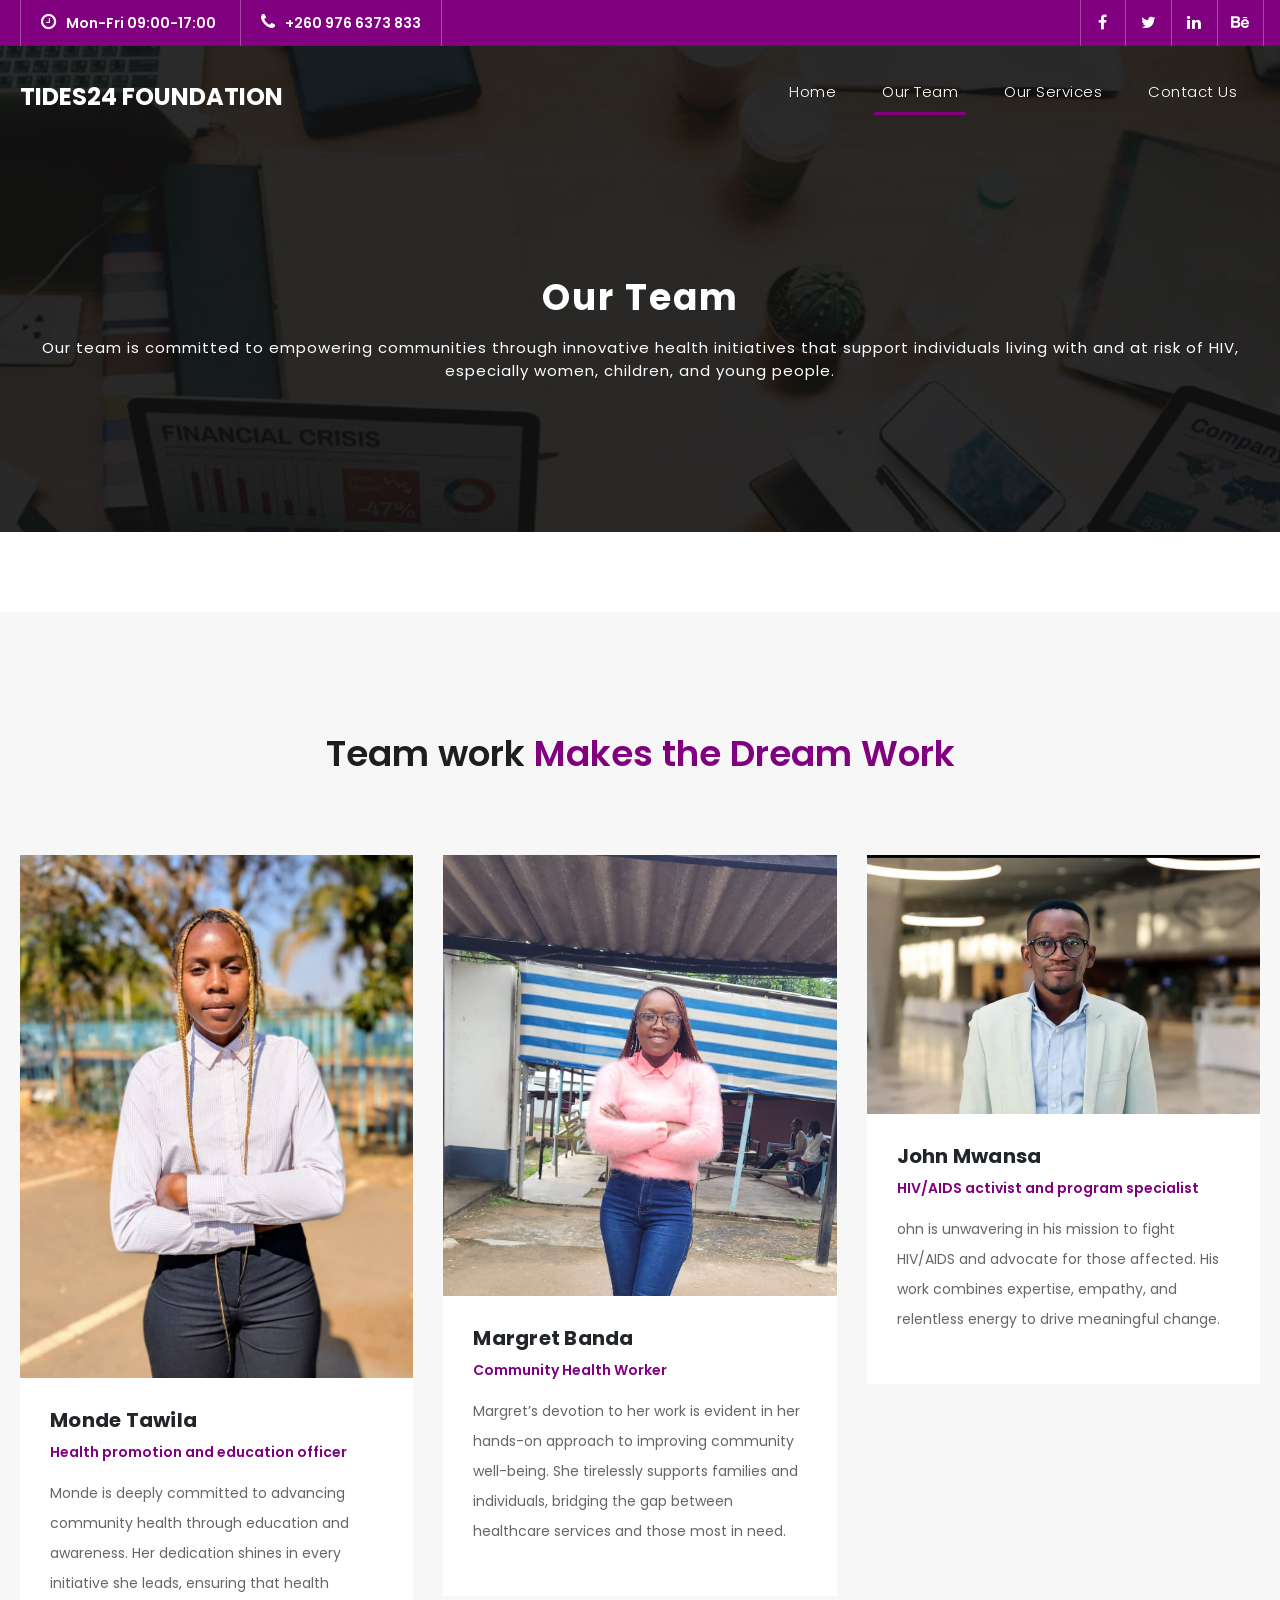
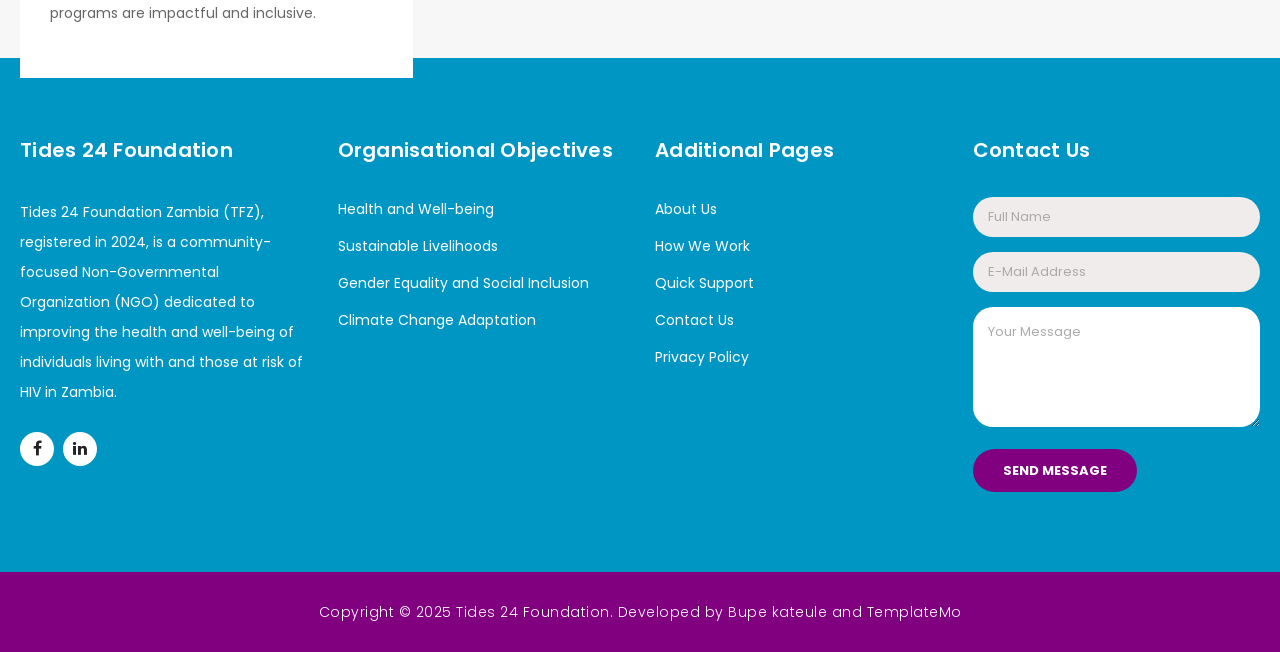
<file: about.html>
<!DOCTYPE html>
<html lang="en">

  <head>

    <meta charset="utf-8">
    <meta name="viewport" content="width=device-width, initial-scale=1, shrink-to-fit=no">
    <meta name="description" content="">
    <meta name="author" content="TemplateMo">
    <link href="https://fonts.googleapis.com/css?family=Poppins:100,200,300,400,500,600,700,800,900&display=swap" rel="stylesheet">

    <title>Tides 24 Foundation</title>

    <!-- Bootstrap core CSS -->
    <link href="vendor/bootstrap/css/bootstrap.min.css" rel="stylesheet">

    <!-- Additional CSS Files -->
    <link rel="stylesheet" href="assets/css/fontawesome.css">
    <link rel="stylesheet" href="assets/css/templatemo-finance-business.css">
    <link rel="stylesheet" href="assets/css/owl.css">
<!--

Finance Business TemplateMo

https://templatemo.com/tm-545-finance-business

-->
  </head>

  <body>

    <!-- ***** Preloader Start ***** -->
    <div id="preloader">
        <div class="jumper">
            <div></div>
            <div></div>
            <div></div>
        </div>
    </div>  
    <!-- ***** Preloader End ***** -->

    <!-- Header -->
    <div class="sub-header">
      <div class="container">
        <div class="row">
          <div class="col-md-8 col-xs-12">
            <ul class="left-info">
              <li><a href="#"><i class="fa fa-clock-o"></i>Mon-Fri 09:00-17:00</a></li>
              <li><a href="#"><i class="fa fa-phone"></i>+260 976 6373 833</a></li>
            </ul>
          </div>
          <div class="col-md-4">
            <ul class="right-icons">
              <li><a href="#"><i class="fa fa-facebook"></i></a></li>
              <li><a href="#"><i class="fa fa-twitter"></i></a></li>
              <li><a href="#"><i class="fa fa-linkedin"></i></a></li>
              <li><a href="#"><i class="fa fa-behance"></i></a></li>
            </ul>
          </div>
        </div>
      </div>
    </div>
    
  
    <header class="">
      <nav class="navbar navbar-expand-lg">
        <div class="container">
          <a class="navbar-brand" href="index.html"><h2>Tides24 Foundation</h2></a>
          <button class="navbar-toggler" type="button" data-toggle="collapse" data-target="#navbarResponsive" aria-controls="navbarResponsive" aria-expanded="false" aria-label="Toggle navigation">
            <span class="navbar-toggler-icon"></span>
          </button>
          <div class="collapse navbar-collapse" id="navbarResponsive">
            <ul class="navbar-nav ml-auto">
              <li class="nav-item ">
                <a class="nav-link" href="index.html">Home
                 
                </a>
              </li>
              <li  class="nav-item active ">
                <a class="nav-link" href="about.html">Our Team </a>
                  <span class="sr-only">(current)</span>
              </li>
              <li class="nav-item ">
                <a class="nav-link" href="services.html">Our Services</a>
                 
              </li>
              <!-- <li class="nav-item">
                <a class="nav-link" href="contact.html">Contact Us</a>
              </li> -->
              <li class="nav-item">
                <a class="nav-link" href="contact.html">Contact Us</a>
              </li>
            </ul>
          </div>
        </div>
      </nav>
    </header>

    <!-- Page Content -->
    <div class="page-heading header-text">
      <div class="container">
        <div class="row">
          <div class="col-md-12">
            <h1>Our Team</h1>
            <span style="text-transform: none;">
              Our team is committed to empowering communities through innovative health initiatives that support individuals living with and at risk of HIV, especially women, children, and young people.
            </span>
          </div>
        </div>
      </div>
    </div>

    

    <div class="team">
      <div class="container">
        <div class="row">
          <div class="col-md-12">
            <div class="section-heading">
              <h2>Team work <em>Makes the Dream Work</em></h2>
              
            </div>
          </div>
          <div class="col-md-4">
            <div class="team-item">
              <img src="assets/images/monde.jpeg" alt="">
              <div class="down-content">
                <h4>Monde Tawila</h4>
                <span>Health promotion and education officer</span>
                <p>  
Monde is deeply committed to advancing community health through education and awareness. Her dedication shines in every initiative she leads, ensuring that health programs are impactful and inclusive.</p>
              </div>
            </div>
          </div>
          <div class="col-md-4">
            <div class="team-item">
              <img src="assets/images/Margret Banda.jpeg" alt="">
              <div class="down-content">
                <h4>Margret Banda </h4>
                <span>Community Health Worker</span>
                <p>Margret’s devotion to her work is evident in her hands-on approach to improving community well-being. She tirelessly supports families and individuals, bridging the gap between healthcare services and those most in need. </p>
              </div>
            </div>
          </div>
          <div class="col-md-4">
            <div class="team-item">
              <img src="assets/images/john.jpeg" alt="">
              <div class="down-content">
                <h4>John Mwansa</h4>
                <span>HIV/AIDS activist and program specialist</span>
                <p>ohn is unwavering in his mission to fight HIV/AIDS and advocate for those affected. His work combines expertise, empathy, and relentless energy to drive meaningful change. </p>
              </div>
            </div>
          </div>
        </div>
      </div>
    </div>


    

   

    <!-- Footer Starts Here -->
    <footer>
      <div class="container">
        <div class="row">
          <div class="col-md-3 footer-item">
            <h4>Tides 24 Foundation</h4>
            <p>Tides 24 Foundation Zambia (TFZ), registered in 2024, is a community-focused Non-Governmental Organization (NGO) dedicated to improving the health and well-being of individuals living with and those at risk of HIV in Zambia. </p>
            <ul class="social-icons">
              <li><a rel="nofollow" href="https://fb.com/templatemo" target="_blank"><i class="fa fa-facebook"></i></a></li>
              <li><a href="#"><i class="fa fa-linkedin"></i></a></li>
             
            </ul>
          </div>
          <div class="col-md-3 footer-item">
            <h4>Organisational Objectives </h4>
            <ul class="menu-list">
              <li><a href="https://web.facebook.com/profile.php?id=61575673955235">Health and Well-being</a></li>
              <li><a href="https://web.facebook.com/profile.php?id=61575673955235">Sustainable Livelihoods</a></li>
              <li><a href="https://web.facebook.com/profile.php?id=61575673955235">Gender Equality and Social Inclusion</a></li>
              <li><a href="https://web.facebook.com/profile.php?id=61575673955235">Climate Change Adaptation</a></li>
             
            </ul>
          </div>
          <div class="col-md-3 footer-item">
            <h4>Additional Pages</h4>
            <ul class="menu-list">
              <li><a href="#">About Us</a></li>
              <li><a href="#">How We Work</a></li>
              <li><a href="#">Quick Support</a></li>
              <li><a href="#">Contact Us</a></li>
              <li><a href="#">Privacy Policy</a></li>
            </ul>
          </div>
          <div class="col-md-3 footer-item last-item">
            <h4>Contact Us</h4>
            <div class="contact-form">
              <form id="contact footer-contact" action="" method="post">
                <div class="row">
                  <div class="col-lg-12 col-md-12 col-sm-12">
                    <fieldset>
                      <input name="name" type="text" class="form-control" id="name" placeholder="Full Name" required="">
                    </fieldset>
                  </div>
                  <div class="col-lg-12 col-md-12 col-sm-12">
                    <fieldset>
                      <input name="email" type="text" class="form-control" id="email" pattern="[^ @]*@[^ @]*" placeholder="E-Mail Address" required="">
                    </fieldset>
                  </div>
                  <div class="col-lg-12">
                    <fieldset>
                      <textarea name="message" rows="6" class="form-control" id="message" placeholder="Your Message" required=""></textarea>
                    </fieldset>
                  </div>
                  <div class="col-lg-12">
                    <fieldset>
                      <button type="submit" id="form-submit" class="filled-button">Send Message</button>
                    </fieldset>
                  </div>
                </div>
              </form>
            </div>
          </div>
        </div>
      </div>
    </footer>
    
    <div class="sub-footer">
      <div class="container">
        <div class="row">
          <div class="col-md-12">
            <p>Copyright &copy; 2025 Tides 24 Foundation.
            
           Developed by Bupe kateule and <a rel="nofollow noopener" href="https://templatemo.com" target="_blank">TemplateMo</a></p>
          </div>
        </div>
      </div>
    </div>

    <!-- Bootstrap core JavaScript -->
    <script src="vendor/jquery/jquery.min.js"></script>
    <script src="vendor/bootstrap/js/bootstrap.bundle.min.js"></script>

    <!-- Additional Scripts -->
    <script src="assets/js/custom.js"></script>
    <script src="assets/js/owl.js"></script>
    <script src="assets/js/slick.js"></script>
    <script src="assets/js/accordions.js"></script>

    <script language = "text/Javascript"> 
      cleared[0] = cleared[1] = cleared[2] = 0; //set a cleared flag for each field
      function clearField(t){                   //declaring the array outside of the
      if(! cleared[t.id]){                      // function makes it static and global
          cleared[t.id] = 1;  // you could use true and false, but that's more typing
          t.value='';         // with more chance of typos
          t.style.color='#fff';
          }
      }
    </script>

  </body>
</html>
</file>
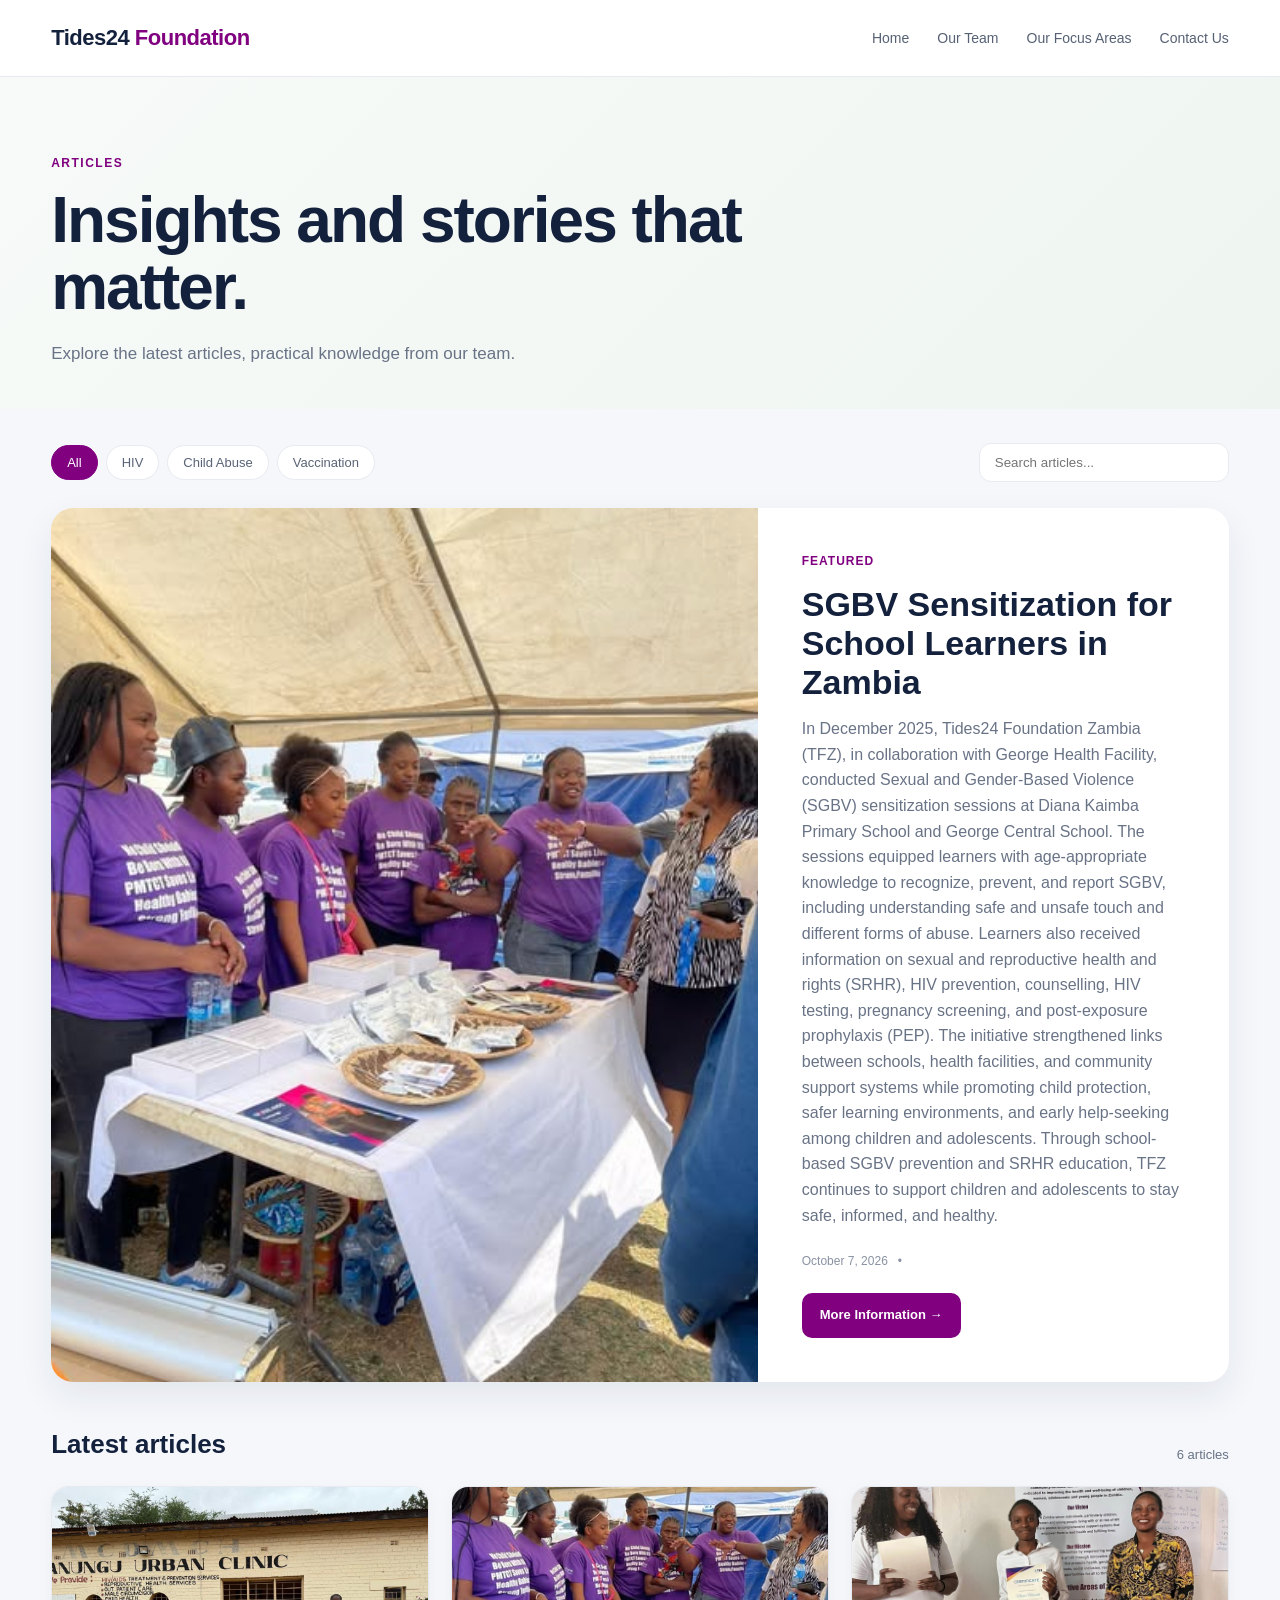
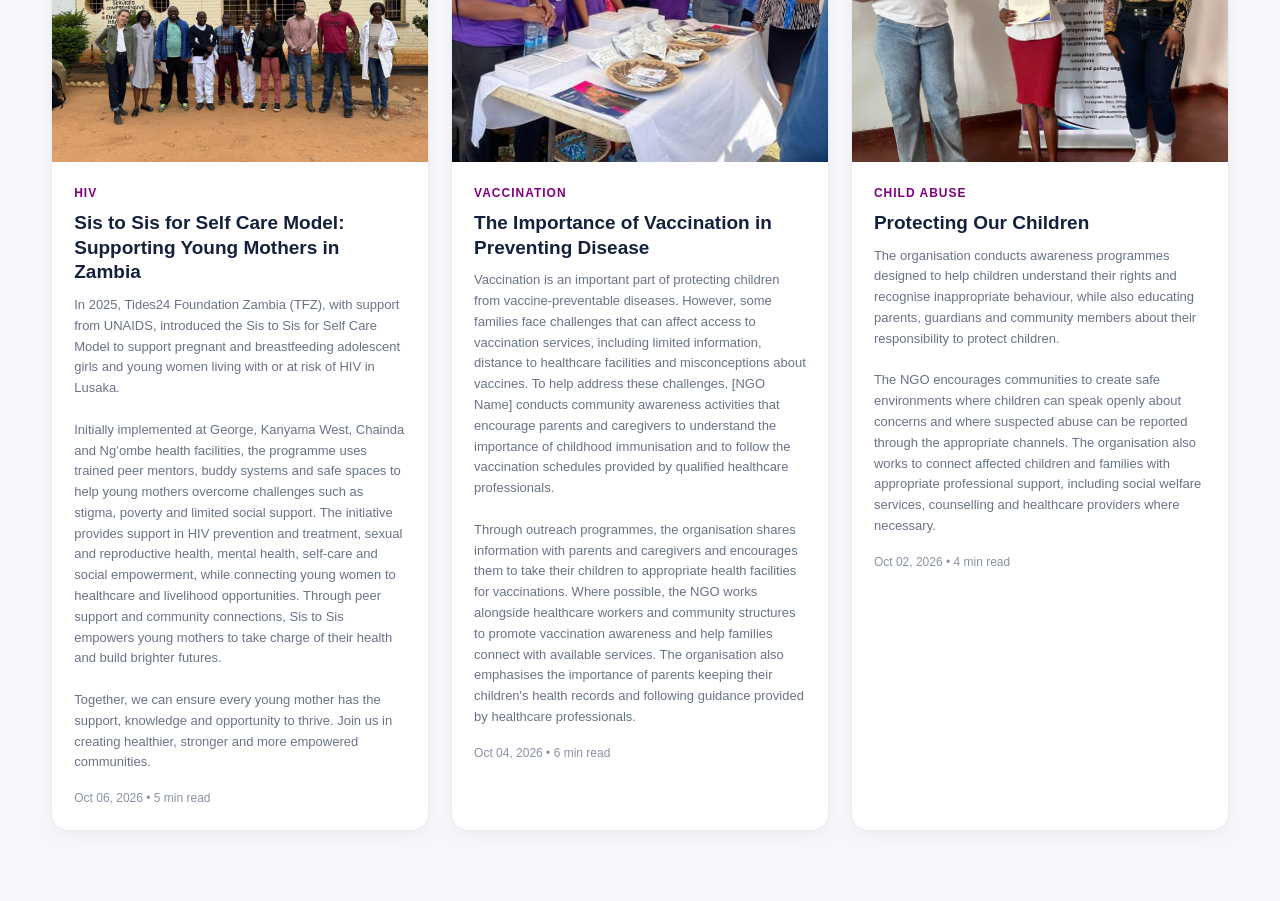
<file: articles.html>
<!DOCTYPE html>
<html lang="en">
<head>
<meta charset="UTF-8">
<meta name="viewport" content="width=device-width, initial-scale=1.0">
<title>InsightHub | Articles</title>
<style>
:root{
  --ink:#14213d;
  --muted:#697386;
  --surface:#f5f7fb;
  --card:#ffffff;
  --line:#e7eaf0;
  --accent:purple;
  --accent2:purple;
  --shadow:0 14px 35px rgba(20,33,61,.08);
}
*{box-sizing:border-box;margin:0;padding:0}
body{font-family:Inter,Segoe UI,Arial,sans-serif;background:var(--surface);color:var(--ink);line-height:1.6}
a{text-decoration:none;color:inherit}
.container{width:min(1180px,92%);margin:auto}
header{background:#fff;border-bottom:1px solid var(--line);position:sticky;top:0;z-index:20}
.nav{height:76px;display:flex;align-items:center;justify-content:space-between;gap:24px}
.logo{font-size:22px;font-weight:800;letter-spacing:-.5px}
.logo span{color:var(--accent)}
.navlinks{display:flex;gap:28px;font-size:14px;color:#566174}
.navlinks a:hover{color:var(--accent)}
.hero{padding:72px 0 42px;background:linear-gradient(135deg,#f7faf8,#eef5f1)}
.eyebrow{display:inline-block;color:var(--accent);font-weight:800;font-size:12px;letter-spacing:1.5px;text-transform:uppercase;margin-bottom:14px}
.hero h1{font-size:clamp(38px,5vw,64px);line-height:1.05;letter-spacing:-2px;max-width:760px}
.hero p{margin-top:18px;color:var(--muted);max-width:680px;font-size:17px}
.toolbar{display:flex;justify-content:space-between;align-items:center;gap:18px;margin:34px 0 26px;flex-wrap:wrap}
.categories{display:flex;gap:8px;flex-wrap:wrap}
.category{border:1px solid var(--line);background:#fff;border-radius:999px;padding:9px 15px;color:#596476;font-size:13px;cursor:pointer}
.category.active,.category:hover{background:var(--accent);border-color:var(--accent);color:#fff}
.search{background:#fff;border:1px solid var(--line);border-radius:12px;padding:11px 15px;width:250px;outline:none}
.featured{display:grid;grid-template-columns:1.2fr .8fr;background:var(--card);border-radius:22px;overflow:hidden;box-shadow:var(--shadow);margin-bottom:42px}
.featured-image{ background-image: url('./assets/images/Tides3.jpg');position:relative;overflow:hidden; background-repeat: no-repeat; background-size: cover;}
.featured-image:after{content:"";position:absolute;width:260px;height:260px;border-radius:50%;background:rgba(255,255,255,.09);right:-70px;top:-70px;box-shadow:-170px 190px 0 35px rgba(255,255,255,.06)}
.featured-content{padding:44px}
.tag{font-size:12px;font-weight:800;color:var(--accent);text-transform:uppercase;letter-spacing:1px}
.featured h2{font-size:34px;line-height:1.15;margin:14px 0}
.featured p{color:var(--muted);margin-bottom:24px}
.meta{font-size:12px;color:#8992a2;margin-bottom:22px}
.btn{display:inline-flex;padding:12px 18px;background:var(--accent);color:white;border-radius:10px;font-size:13px;font-weight:700}
.section-title{display:flex;justify-content:space-between;align-items:end;margin-bottom:20px}
.section-title h2{font-size:26px}
.section-title span{font-size:13px;color:var(--muted)}
.grid{display:grid;grid-template-columns:repeat(3,1fr);gap:22px;padding-bottom:70px}
.card{background:#fff;border:1px solid var(--line);border-radius:17px;overflow:hidden;transition:.2s;box-shadow:0 5px 18px rgba(20,33,61,.04)}
.card:hover{transform:translateY(-4px);box-shadow:var(--shadow)}
.card-image{height:275px;background-image: url('./assets/images/Tides6.jpg'); background-repeat: no-repeat; background-size: cover;background-position: center;;position:relative}
.card:nth-child(2) .card-image{ background-image: url('./assets/images/Tides3.jpg'); background-repeat: no-repeat; background-size: cover;background-position: center;}
.card:nth-child(3) .card-image{background-image: url('./assets/images/Tides4.jpg'); background-repeat: no-repeat; background-size: cover;background-position: center;}
.card:nth-child(4) .card-image{background-image: url('./assets/images/Tides5.jpg'); background-repeat: no-repeat; background-size: cover;background-position: center;}
.card:nth-child(5) .card-image{background:linear-gradient(135deg,#6c2448,#ce719a)}
.card:nth-child(6) .card-image{background:linear-gradient(135deg,#354a27,#91ae5d)}
.card-body{padding:22px}
.card h3{font-size:19px;line-height:1.3;margin:8px 0 10px}
.card p{font-size:13px;color:var(--muted)}
.card .meta{margin-top:16px;margin-bottom:0}
.no-results{text-align:center;padding:50px;color:var(--muted);display:none}
footer{background:#14213d;color:#dbe1eb;padding:30px 0;font-size:13px}
@media(max-width:800px){
  .navlinks{display:none}
  .featured{grid-template-columns:1fr}
  .featured-image{min-height:220px}
  .grid{grid-template-columns:1fr 1fr}
}
@media(max-width:560px){
  .grid{grid-template-columns:1fr}
  .search{width:100%}
  .featured-content{padding:28px}
  .hero{padding-top:48px}
}
</style>
</head>
<body>

<header>
  <div class="container nav">
    <div class="logo">Tides24 <span>Foundation</span></div>
    <nav class="navlinks">
      <a href="index.html">Home</a>
       <a href="about.html">Our Team </a>
      <a href="services.html">Our Focus Areas </a>
      <a href="contact.html">Contact Us </a>
     
    </nav>
  </div>
</header>

<section class="hero">
  <div class="container">
    <span class="eyebrow">Articles</span>
    <h1>Insights and stories that matter.</h1>
    <p>Explore the latest articles,  practical knowledge from our team.</p>
  </div>
</section>

<main class="container" id="articles">
  <div class="toolbar">
    <div class="categories">
      <button class="category active" data-category="all">All</button>
      <button class="category" data-category="HIV">HIV</button>
      <button class="category" data-category="Child Abuse">Child Abuse</button>
      <button class="category" data-category="Vaccination">Vaccination</button>
      
    </div>
    <input class="search" id="search" type="search" placeholder="Search articles...">
  </div>

  <article class="featured">
    <div class="featured-image"></div>
    <div class="featured-content">
      <div class="tag">Featured</div>
      <h2>SGBV Sensitization for School Learners in Zambia</h2>
      <p>In December 2025, Tides24 Foundation Zambia (TFZ), in collaboration with George Health Facility, conducted Sexual and Gender-Based Violence (SGBV) sensitization sessions at Diana Kaimba Primary School and George Central School.

The sessions equipped learners with age-appropriate knowledge to recognize, prevent, and report SGBV, including understanding safe and unsafe touch and different forms of abuse. Learners also received information on sexual and reproductive health and rights (SRHR), HIV prevention, counselling, HIV testing, pregnancy screening, and post-exposure prophylaxis (PEP).

The initiative strengthened links between schools, health facilities, and community support systems while promoting child protection, safer learning environments, and early help-seeking among children and adolescents.

Through school-based SGBV prevention and SRHR education, TFZ continues to support children and adolescents to stay safe, informed, and healthy.</p>
      <div class="meta">October 7, 2026 &nbsp; • &nbsp; </div>
      <a href="#" class="btn">More Information →</a>
    </div>
  </article>

  <div class="section-title">
    <h2>Latest articles</h2>
    <span id="count">6 articles</span>
  </div>

  <section class="grid" id="articleGrid">
    <article class="card" data-category="HIV">
      <div class="card-image"></div>
      <div class="card-body">
        <div class="tag">HIV</div>
        <h3>Sis to Sis for Self Care Model: Supporting Young Mothers in Zambia</h3>
        <p>In 2025, Tides24 Foundation Zambia (TFZ), with support from UNAIDS, introduced the Sis to Sis for Self Care Model to support pregnant and breastfeeding adolescent girls and young women living with or at risk of HIV in Lusaka.

<br><br>
Initially implemented at George, Kanyama West, Chainda and Ng’ombe health facilities, the programme uses trained peer mentors, buddy systems and safe spaces to help young mothers overcome challenges such as stigma, poverty and limited social support.

The initiative provides support in HIV prevention and treatment, sexual and reproductive health, mental health, self-care and social empowerment, while connecting young women to healthcare and livelihood opportunities.

Through peer support and community connections, Sis to Sis empowers young mothers to take charge of their health and build brighter futures. <br><br>

Together, we can ensure every young mother has the support, knowledge and opportunity to thrive. Join us in creating healthier, stronger and more empowered communities.</p>
        <div class="meta">Oct 06, 2026 • 5 min read</div>
      </div>
    </article>

    <article class="card" data-category="Vaccination">
      <div class="card-image"></div>
      <div class="card-body">
        <div class="tag">Vaccination</div>
        <h3>The Importance of Vaccination in Preventing Disease</h3>
        <p>Vaccination is an important part of protecting children from vaccine-preventable diseases. However, some families face challenges that can affect access to vaccination services, including limited information, distance to healthcare facilities and misconceptions about vaccines.

To help address these challenges, [NGO Name] conducts community awareness activities that encourage parents and caregivers to understand the importance of childhood immunisation and to follow the vaccination schedules provided by qualified healthcare professionals.

<br><br>
Through outreach programmes, the organisation shares information with parents and caregivers and encourages them to take their children to appropriate health facilities for vaccinations.

Where possible, the NGO works alongside healthcare workers and community structures to promote vaccination awareness and help families connect with available services.

The organisation also emphasises the importance of parents keeping their children's health records and following guidance provided by healthcare professionals.</p>
        <div class="meta">Oct 04, 2026 • 6 min read</div>
      </div>
    </article>

    <article class="card" data-category="Child Abuse">
      <div class="card-image"></div>
      <div class="card-body">
        <div class="tag">Child Abuse</div>
        <h3>Protecting Our Children</h3>
        <p>The organisation conducts awareness programmes designed to help children understand their rights and recognise inappropriate behaviour, while also educating parents, guardians and community members about their responsibility to protect children.

<br><br>
The NGO encourages communities to create safe environments where children can speak openly about concerns and where suspected abuse can be reported through the appropriate channels.

The organisation also works to connect affected children and families with appropriate professional support, including social welfare services, counselling and healthcare providers where necessary.</p>
        <div class="meta">Oct 02, 2026 • 4 min read</div>
      </div>
    </article>

 

  


  </section>

  <div class="no-results" id="noResults">No articles match your search.</div>
</main>

<!-- <footer>
  <div class="container">© 2026 InsightHub. Knowledge and insights.</div>
</footer> -->

<script>
const cards = [...document.querySelectorAll('.card')];
const buttons = [...document.querySelectorAll('.category')];
const search = document.getElementById('search');
const count = document.getElementById('count');
const noResults = document.getElementById('noResults');
let activeCategory = 'all';

function filterArticles(){
  const term = search.value.toLowerCase().trim();
  let visible = 0;

  cards.forEach(card => {
    const matchesCategory = activeCategory === 'all' || card.dataset.category === activeCategory;
    const matchesSearch = card.innerText.toLowerCase().includes(term);
    const show = matchesCategory && matchesSearch;
    card.style.display = show ? '' : 'none';
    if(show) visible++;
  });

  count.textContent = `${visible} article${visible === 1 ? '' : 's'}`;
  noResults.style.display = visible ? 'none' : 'block';
}

buttons.forEach(button => {
  button.addEventListener('click', () => {
    buttons.forEach(b => b.classList.remove('active'));
    button.classList.add('active');
    activeCategory = button.dataset.category;
    filterArticles();
  });
});

search.addEventListener('input', filterArticles);
</script>
</body>
</html>
</file>
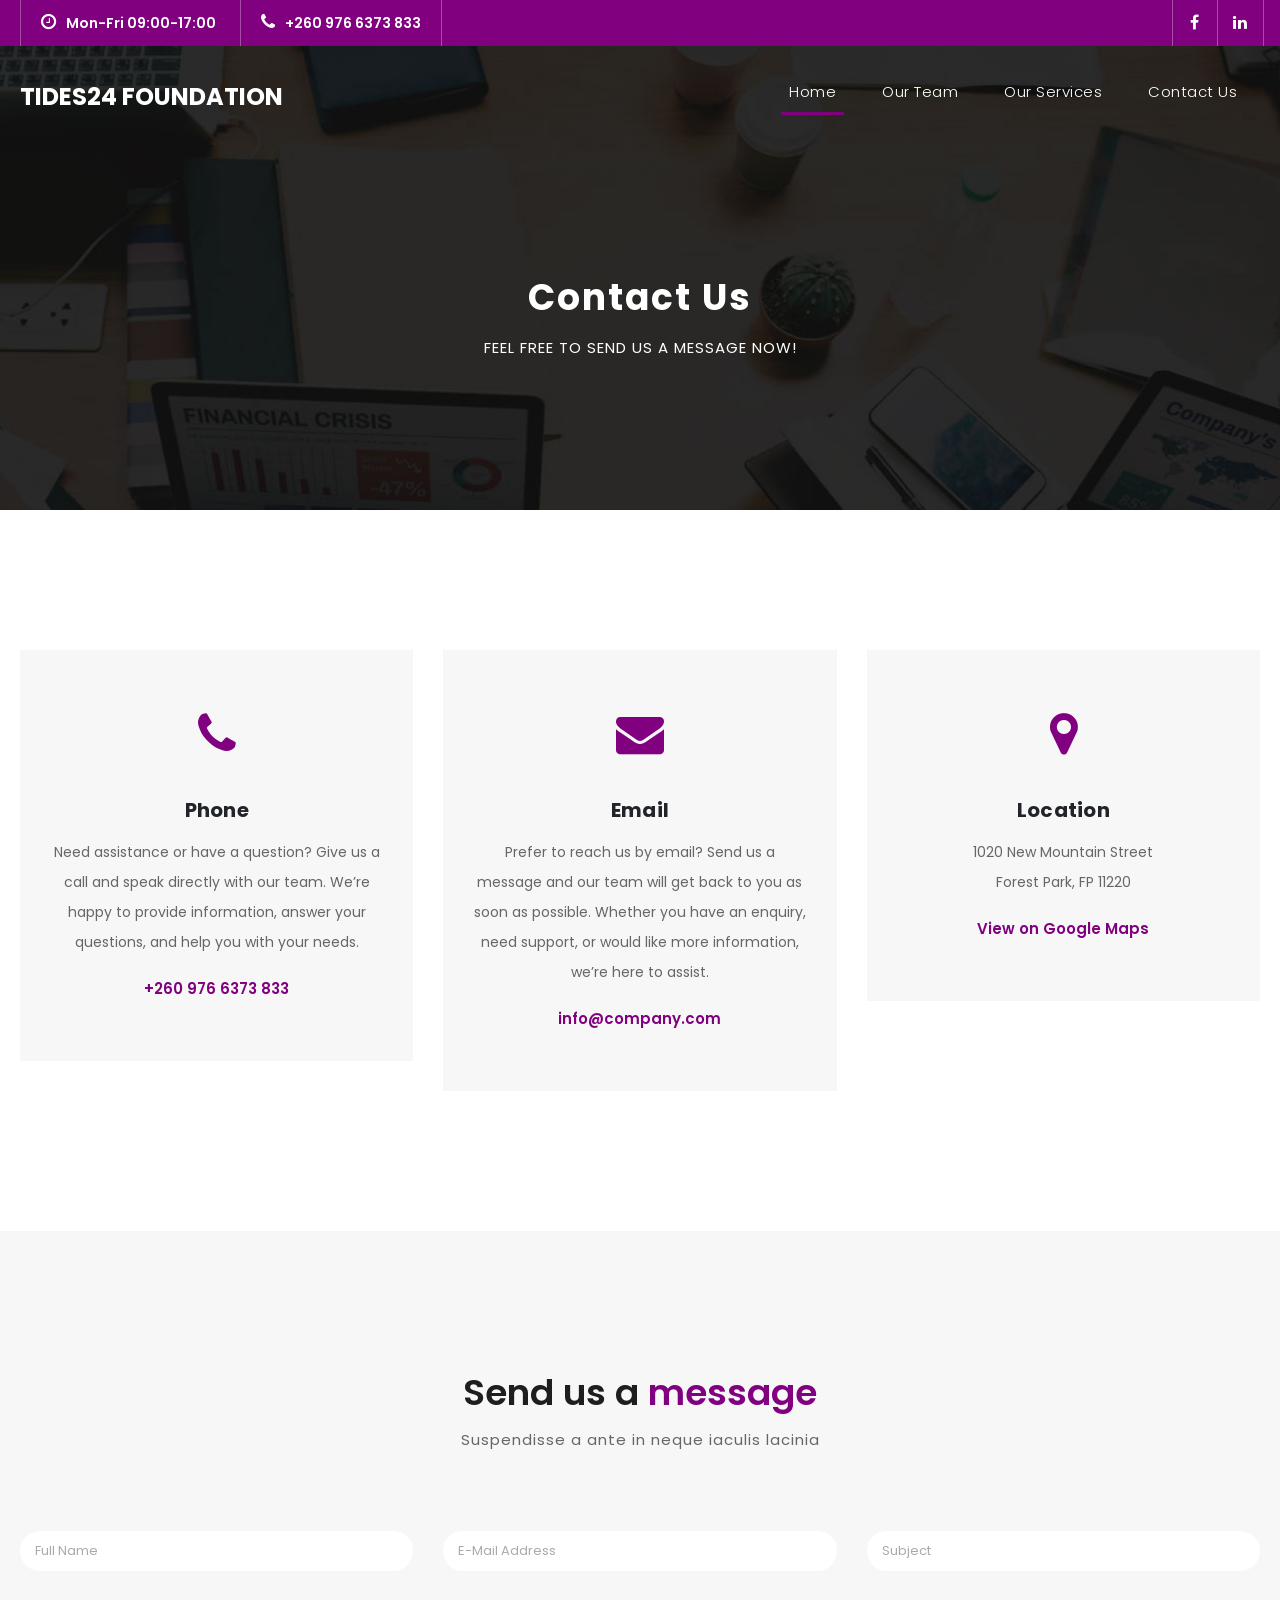
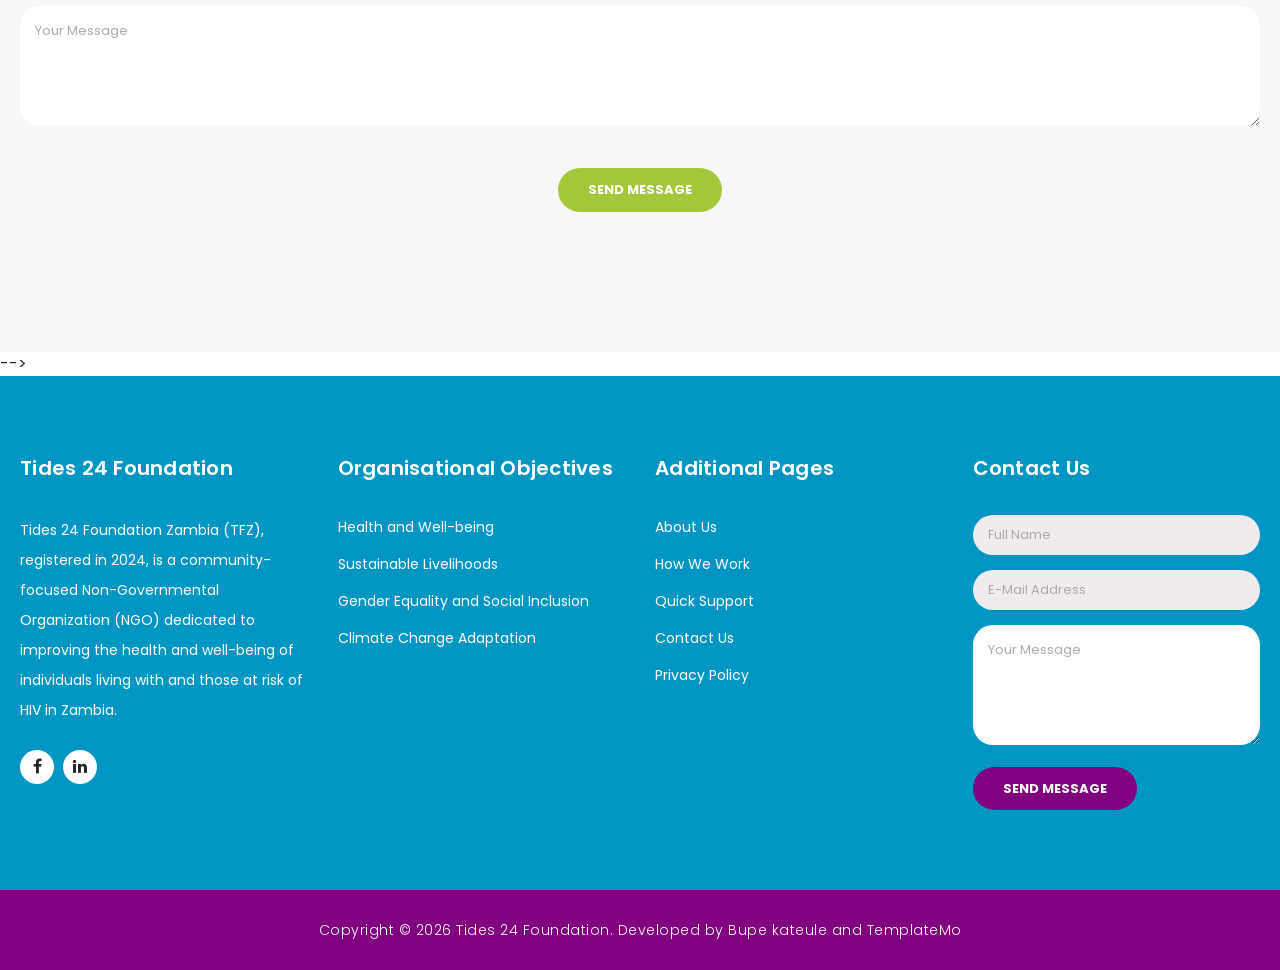
<file: contact.html>
<!DOCTYPE html>
<html lang="en">

  <head>

    <meta charset="utf-8">
    <meta name="viewport" content="width=device-width, initial-scale=1, shrink-to-fit=no">
    <meta name="description" content="">
    <meta name="author" content="TemplateMo">
    <link href="https://fonts.googleapis.com/css?family=Poppins:100,200,300,400,500,600,700,800,900&display=swap" rel="stylesheet">

    <title>Finance Business - Contact Page</title>

    <!-- Bootstrap core CSS -->
    <link href="vendor/bootstrap/css/bootstrap.min.css" rel="stylesheet">

    <!-- Additional CSS Files -->
    <link rel="stylesheet" href="assets/css/fontawesome.css">
    <link rel="stylesheet" href="assets/css/templatemo-finance-business.css">
    <link rel="stylesheet" href="assets/css/owl.css">
<!--

Finance Business TemplateMo

https://templatemo.com/tm-545-finance-business

-->
  </head>

  <body>

    <!-- ***** Preloader Start ***** -->
    <div id="preloader">
        <div class="jumper">
            <div></div>
            <div></div>
            <div></div>
        </div>
    </div>  
    <!-- ***** Preloader End ***** -->

    <!-- Header -->
    <div class="sub-header">
      <div class="container">
        <div class="row">
          <div class="col-md-8 col-xs-12">
            <ul class="left-info">
              <li><a href="#"><i class="fa fa-clock-o"></i>Mon-Fri 09:00-17:00</a></li>
              <li><a href="#"><i class="fa fa-phone"></i>+260 976 6373 833</a></li>
            </ul>
          </div>
          <div class="col-md-4">
            <ul class="right-icons">
              <li><a href="#"><i class="fa fa-facebook"></i></a></li>
              <li><a href="#"><i class="fa fa-linkedin"></i></a></li>
              
            </ul>
          </div>
        </div>
      </div>
    </div>
    
     <header class="">
      <nav class="navbar navbar-expand-lg">
        <div class="container">
          <a class="navbar-brand" href="index.html"><h2>Tides24 Foundation</h2></a>
          <button class="navbar-toggler" type="button" data-toggle="collapse" data-target="#navbarResponsive" aria-controls="navbarResponsive" aria-expanded="false" aria-label="Toggle navigation">
            <span class="navbar-toggler-icon"></span>
          </button>
          <div class="collapse navbar-collapse" id="navbarResponsive">
            <ul class="navbar-nav ml-auto">
              <li class="nav-item active">
                <a class="nav-link" href="index.html">Home
                  <span class="sr-only">(current)</span>
                </a>
              </li>
              <li  class="nav-item ">
                <a class="nav-link" href="about.html">Our Team </a>
              </li>
              <li class="nav-item ">
                <a class="nav-link" href="services.html">Our Services</a>
              </li>
              <!-- <li class="nav-item">
                <a class="nav-link" href="contact.html">Contact Us</a>
              </li> -->
              <li class="nav-item">
                <a class="nav-link" href="contact.html">Contact Us</a>
              </li>
            </ul>
          </div>
        </div>
      </nav>
    </header>

    <!-- Page Content -->
    <div class="page-heading header-text">
      <div class="container">
        <div class="row">
          <div class="col-md-12">
            <h1>Contact Us</h1>
            <span>feel free to send us a message now!</span>
          </div>
        </div>
      </div>
    </div>

    <div class="contact-information">
      <div class="container">
        <div class="row">
          <div class="col-md-4">
            <div class="contact-item">
              <i class="fa fa-phone"></i>
              <h4>Phone</h4>
              <p>Need assistance or have a question? Give us a call and speak directly with our team. We’re happy to provide information, answer your questions, and help you with your needs.</p>
              <a href="#">+260 976 6373 833</a>
            </div>
          </div>
          <div class="col-md-4">
            <div class="contact-item">
              <i class="fa fa-envelope"></i>
              <h4>Email</h4>
              <p>Prefer to reach us by email? Send us a message and our team will get back to you as soon as possible. Whether you have an enquiry, need support, or would like more information, we’re here to assist.</p>
              <a href="#">info@company.com</a>
            </div>
          </div>
          <div class="col-md-4">
            <div class="contact-item">
              <i class="fa fa-map-marker"></i>
              <h4>Location</h4>
              <p>1020 New Mountain Street<br>Forest Park, FP 11220</p>
              <a href="#">View on Google Maps</a>
            </div>
          </div>
        </div>
      </div>
    </div>

    <div class="callback-form contact-us">
      <div class="container">
        <div class="row">
          <div class="col-md-12">
            <div class="section-heading">
              <h2>Send us a <em>message</em></h2>
              <span>Suspendisse a ante in neque iaculis lacinia</span>
            </div>
          </div>
          <div class="col-md-12">
            <div class="contact-form">
              <form id="contact" action="" method="get">
                <div class="row">
                  <div class="col-lg-4 col-md-12 col-sm-12">
                    <fieldset>
                      <input name="name" type="text" class="form-control" id="name" placeholder="Full Name" required="">
                    </fieldset>
                  </div>
                  <div class="col-lg-4 col-md-12 col-sm-12">
                    <fieldset>
                      <input name="email" type="text" class="form-control" id="email" pattern="[^ @]*@[^ @]*" placeholder="E-Mail Address" required="">
                    </fieldset>
                  </div>
                  <div class="col-lg-4 col-md-12 col-sm-12">
                    <fieldset>
                      <input name="subject" type="text" class="form-control" id="subject" placeholder="Subject" required="">
                    </fieldset>
                  </div>
                  <div class="col-lg-12">
                    <fieldset>
                      <textarea name="message" rows="6" class="form-control" id="message" placeholder="Your Message" required=""></textarea>
                    </fieldset>
                  </div>
                  <div class="col-lg-12">
                    <fieldset>
                      <button type="submit" id="form-submit" class="filled-button">Send Message</button>
                    </fieldset>
                  </div>
                </div>
              </form>
            </div>
          </div>
        </div>
      </div>
    </div>

    <!-- <div id="map">
<!-- How to change your own map point
	1. Go to Google Maps
	2. Click on your location point
	3. Click "Share" and choose "Embed map" tab
	4. Copy only URL and paste it within the src="" field below
-->
      <!-- <iframe src="https://maps.google.com/maps?q=Av.+Lúcio+Costa,+Rio+de+Janeiro+-+RJ,+Brazil&t=&z=13&ie=UTF8&iwloc=&output=embed" width="100%" height="500px" frameborder="0" style="border:0" allowfullscreen></iframe>
    </div> --> -->



    <!-- Footer Starts Here -->
     <footer>
      <div class="container">
        <div class="row">
          <div class="col-md-3 footer-item">
            <h4>Tides 24 Foundation</h4>
            <p>Tides 24 Foundation Zambia (TFZ), registered in 2024, is a community-focused Non-Governmental Organization (NGO) dedicated to improving the health and well-being of individuals living with and those at risk of HIV in Zambia. </p>
            <ul class="social-icons">
              <li><a rel="nofollow" href="https://fb.com/templatemo" target="_blank"><i class="fa fa-facebook"></i></a></li>
              <li><a href="#"><i class="fa fa-linkedin"></i></a></li>
             
            </ul>
          </div>
          <div class="col-md-3 footer-item">
            <h4>Organisational Objectives </h4>
            <ul class="menu-list">
              <li><a href="https://web.facebook.com/profile.php?id=61575673955235">Health and Well-being</a></li>
              <li><a href="https://web.facebook.com/profile.php?id=61575673955235">Sustainable Livelihoods</a></li>
              <li><a href="https://web.facebook.com/profile.php?id=61575673955235">Gender Equality and Social Inclusion</a></li>
              <li><a href="https://web.facebook.com/profile.php?id=61575673955235">Climate Change Adaptation</a></li>
             
            </ul>
          </div>
          <div class="col-md-3 footer-item">
            <h4>Additional Pages</h4>
            <ul class="menu-list">
              <li><a href="#">About Us</a></li>
              <li><a href="#">How We Work</a></li>
              <li><a href="#">Quick Support</a></li>
              <li><a href="#">Contact Us</a></li>
              <li><a href="#">Privacy Policy</a></li>
            </ul>
          </div>
          <div class="col-md-3 footer-item last-item">
            <h4>Contact Us</h4>
            <div class="contact-form">
              <form id="contact footer-contact" action="" method="post">
                <div class="row">
                  <div class="col-lg-12 col-md-12 col-sm-12">
                    <fieldset>
                      <input name="name" type="text" class="form-control" id="name" placeholder="Full Name" required="">
                    </fieldset>
                  </div>
                  <div class="col-lg-12 col-md-12 col-sm-12">
                    <fieldset>
                      <input name="email" type="text" class="form-control" id="email" pattern="[^ @]*@[^ @]*" placeholder="E-Mail Address" required="">
                    </fieldset>
                  </div>
                  <div class="col-lg-12">
                    <fieldset>
                      <textarea name="message" rows="6" class="form-control" id="message" placeholder="Your Message" required=""></textarea>
                    </fieldset>
                  </div>
                  <div class="col-lg-12">
                    <fieldset>
                      <button type="submit" id="form-submit" class="filled-button">Send Message</button>
                    </fieldset>
                  </div>
                </div>
              </form>
            </div>
          </div>
        </div>
      </div>
    </footer>
    
     <div class="sub-footer">
      <div class="container">
        <div class="row">
          <div class="col-md-12">
            <p>Copyright &copy; 2026 Tides 24 Foundation.
            
           Developed by Bupe kateule and <a rel="nofollow noopener" href="https://templatemo.com" target="_blank">TemplateMo</a></p>
          </div>
        </div>
      </div>
    </div>

    <!-- Bootstrap core JavaScript -->
    <script src="vendor/jquery/jquery.min.js"></script>
    <script src="vendor/bootstrap/js/bootstrap.bundle.min.js"></script>

    <!-- Additional Scripts -->
    <script src="assets/js/custom.js"></script>
    <script src="assets/js/owl.js"></script>
    <script src="assets/js/slick.js"></script>
    <script src="assets/js/accordions.js"></script>

    <script language = "text/Javascript"> 
      cleared[0] = cleared[1] = cleared[2] = 0; //set a cleared flag for each field
      function clearField(t){                   //declaring the array outside of the
      if(! cleared[t.id]){                      // function makes it static and global
          cleared[t.id] = 1;  // you could use true and false, but that's more typing
          t.value='';         // with more chance of typos
          t.style.color='#fff';
          }
      }
    </script>

  </body>
</html>
</file>
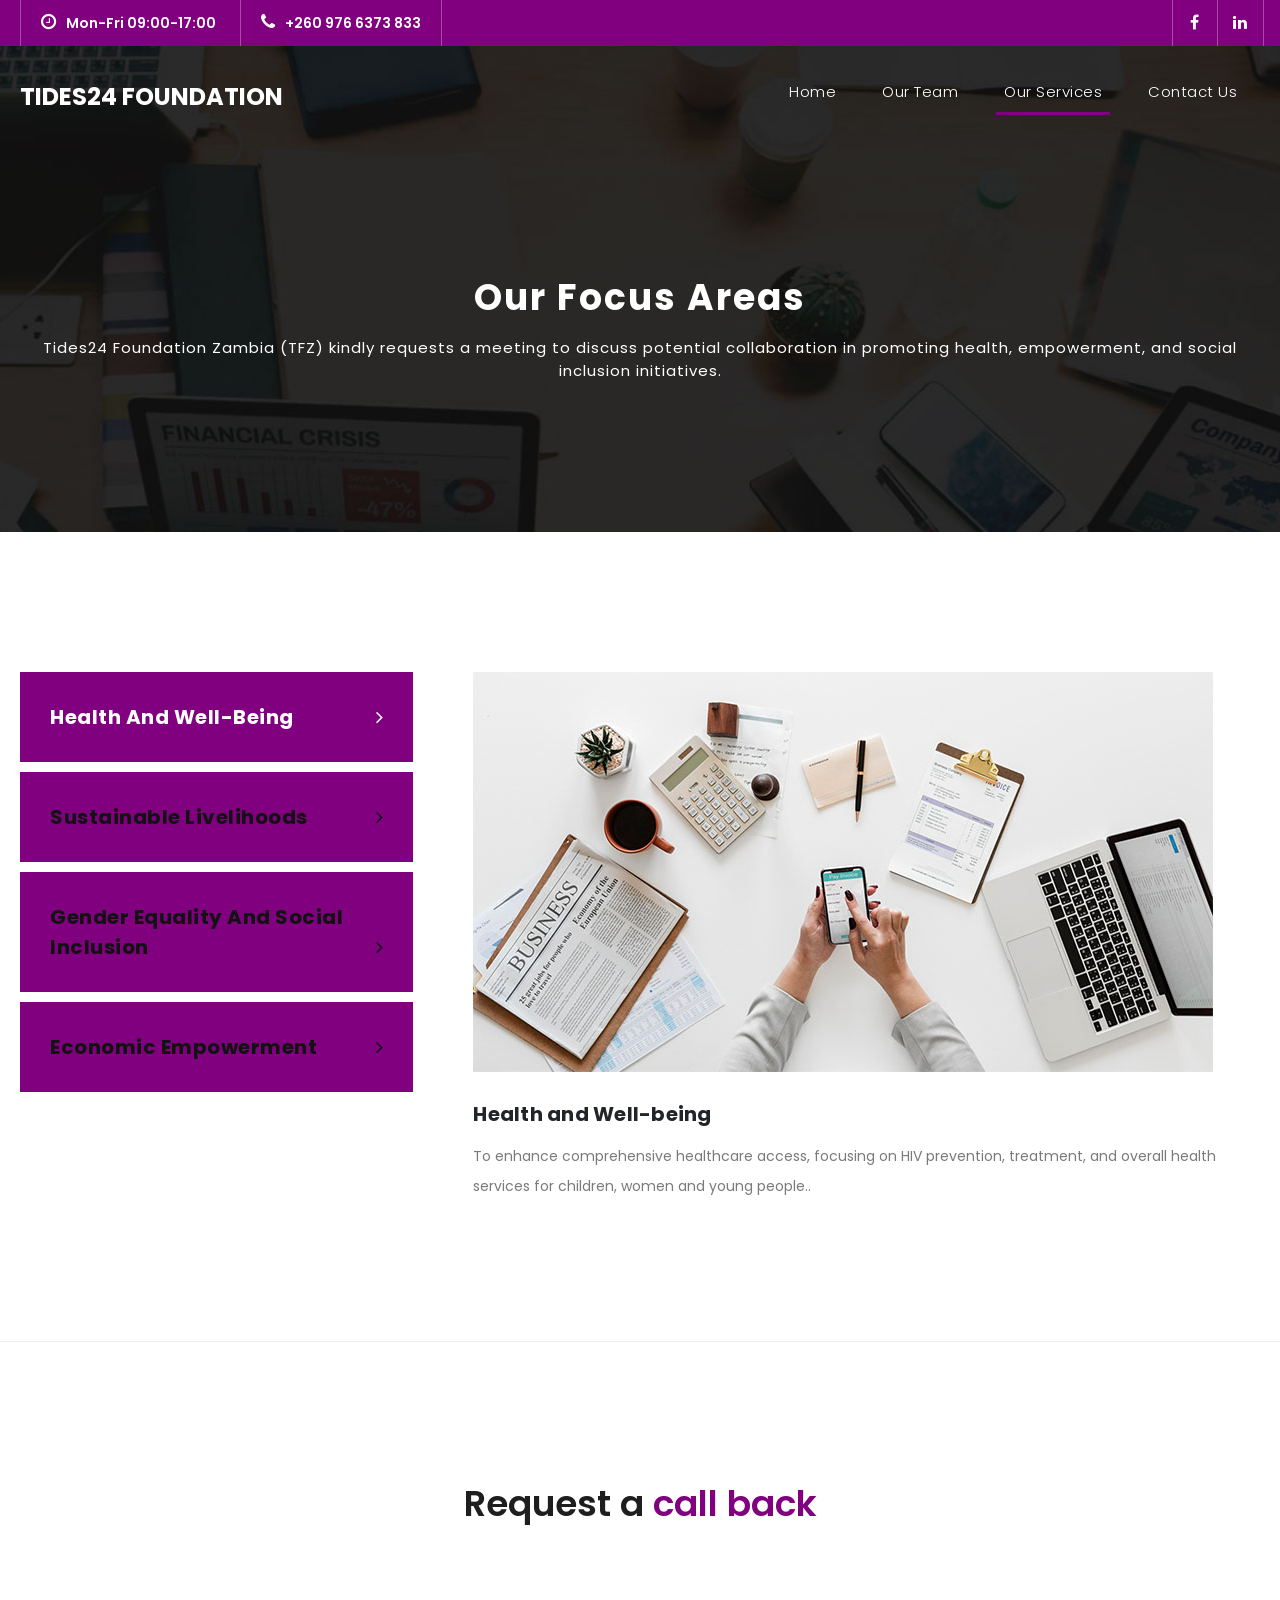
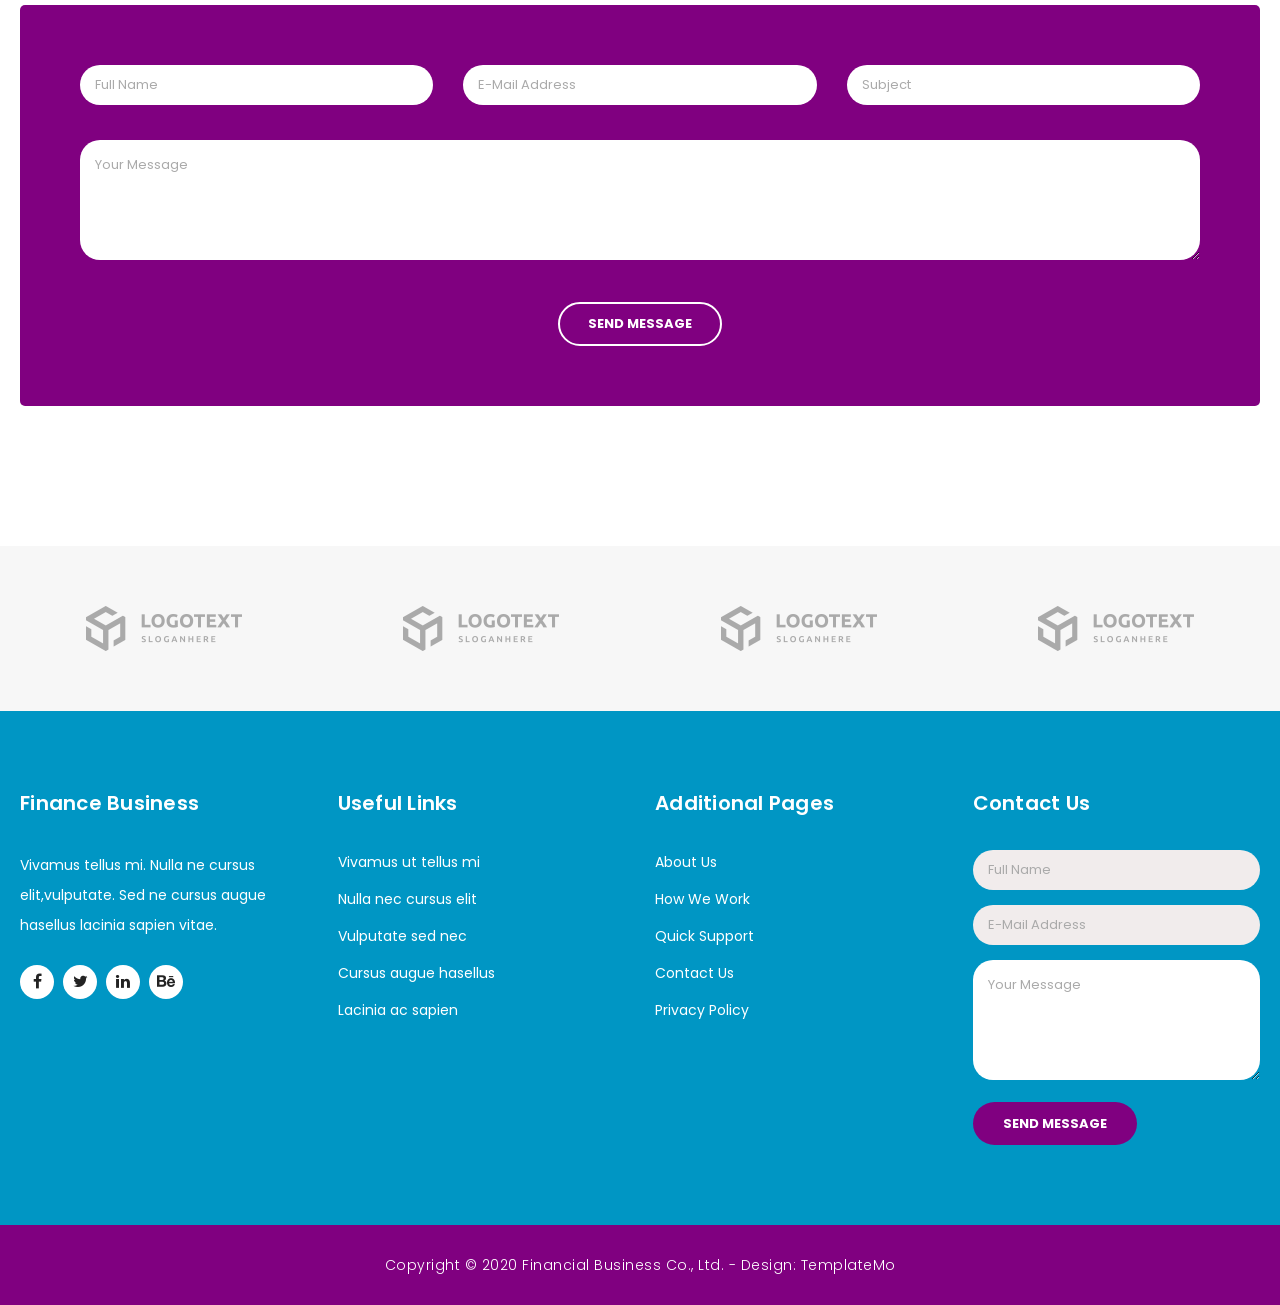
<file: services.html>
<!DOCTYPE html>
<html lang="en">

  <head>

    <meta charset="utf-8">
    <meta name="viewport" content="width=device-width, initial-scale=1, shrink-to-fit=no">
    <meta name="description" content="">
    <meta name="author" content="TemplateMo">
    <link href="https://fonts.googleapis.com/css?family=Poppins:100,200,300,400,500,600,700,800,900&display=swap" rel="stylesheet">

    <title>Tides 24 Foundation - Services</title>

    <!-- Bootstrap core CSS -->
    <link href="vendor/bootstrap/css/bootstrap.min.css" rel="stylesheet">

    <!-- Additional CSS Files -->
    <link rel="stylesheet" href="assets/css/fontawesome.css">
    <link rel="stylesheet" href="assets/css/templatemo-finance-business.css">
    <link rel="stylesheet" href="assets/css/owl.css">
<!--

Finance Business TemplateMo

https://templatemo.com/tm-545-finance-business

-->
  </head>

  <body>

    <!-- ***** Preloader Start ***** -->
    <div id="preloader">
        <div class="jumper">
            <div></div>
            <div></div>
            <div></div>
        </div>
    </div>  
    <!-- ***** Preloader End ***** -->

    <!-- Header -->
    <div class="sub-header">
      <div class="container">
        <div class="row">
          <div class="col-md-8 col-xs-12">
            <ul class="left-info">
              <li><a href="#"><i class="fa fa-clock-o"></i>Mon-Fri 09:00-17:00</a></li>
              <li><a href="#"><i class="fa fa-phone"></i>+260 976 6373 833</a></li>
            </ul>
          </div>
          <div class="col-md-4">
            <ul class="right-icons">
              <li><a href="#"><i class="fa fa-facebook"></i></a></li>
              <li><a href="#"><i class="fa fa-linkedin"></i></a></li>
            </ul>
          </div>
        </div>
      </div>
    </div>
    


    <header class="">
      <nav class="navbar navbar-expand-lg">
        <div class="container">
          <a class="navbar-brand" href="index.html"><h2>Tides24 Foundation</h2></a>
          <button class="navbar-toggler" type="button" data-toggle="collapse" data-target="#navbarResponsive" aria-controls="navbarResponsive" aria-expanded="false" aria-label="Toggle navigation">
            <span class="navbar-toggler-icon"></span>
          </button>
          <div class="collapse navbar-collapse" id="navbarResponsive">
            <ul class="navbar-nav ml-auto">
              <li class="nav-item ">
                <a class="nav-link" href="index.html">Home
                 
                </a>
              </li>
              <li  class="nav-item ">
                <a class="nav-link" href="about.html">Our Team </a>
              </li>
              <li class="nav-item active">
                <a class="nav-link" href="services.html">Our Services</a>
                   <span class="sr-only">(current)</span>
              </li>
              <!-- <li class="nav-item">
                <a class="nav-link" href="contact.html">Contact Us</a>
              </li> -->
              <li class="nav-item">
                <a class="nav-link" href="contact.html">Contact Us</a>
              </li>
            </ul>
          </div>
        </div>
      </nav>
    </header>




    <!-- Page Content -->
    <div class="page-heading header-text">
      <div class="container">
        <div class="row">
          <div class="col-md-12">
            <h1>Our Focus Areas</h1>
            <span style="text-transform: none;">Tides24 Foundation Zambia (TFZ) kindly requests a meeting to discuss potential collaboration in promoting health, empowerment, and social inclusion initiatives.</span>
          </div>
        </div>
      </div>
    </div>

    <div class="single-services">
      <div class="container">
        <div class="row" id="tabs">
          <div class="col-md-4">
            <ul>
              <li><a href='#tabs-1'>Health and Well-being <i class="fa fa-angle-right"></i></a></li>
              <li><a href='#tabs-2'>Sustainable Livelihoods <i class="fa fa-angle-right"></i></a></li>
              <li><a href='#tabs-3'>Gender Equality and Social Inclusion <i class="fa fa-angle-right"></i></a></li>
              <li><a href='#tabs-4'>Economic Empowerment <i class="fa fa-angle-right"></i></a></li>
            </ul>
          </div>
          <div class="col-md-8">
            <section class='tabs-content'>
              <article id='tabs-1'>
                <img src="assets/images/single_service_01.jpg" alt="">
                <h4>Health and Well-being</h4>
                <p>To enhance comprehensive healthcare access, focusing on HIV prevention, treatment,
                 and overall health services for children, women and young people..</p>
              </article>
              <article id='tabs-2'>
                <img src="assets/images/single_service_02.jpg" alt="">
                <h4>Sustainable Livelihoods</h4>
                <p>Foster economic empowerment and resilience among Adolescents and young women, women and people living with or at risk of HIV
             .</p>
              </article>
              <article id='tabs-3'>
                <img src="assets/images/single_service_03.jpg" alt="">
                <h4>Gender Equality and Social Inclusion</h4>
                <p>Promote gender-transformative and inclusive practices, empowering women, youth, and marginalized groups
                </p>
              </article>
              <article id='tabs-4'>
                <img src="assets/images/single_service_04.jpg" alt="">
                <h4>Economic Empowerment</h4>
                <p>In 2025, Tides24 Foundation Zambia (TFZ), in partnership with the Latu Human Rights Foundation, implemented an economic empowerment initiative to strengthen the financial resilience of adolescent girls and young women serving as peer mentors under the Sis to Sis for Self-Care model. The initiative targeted 20 peer mentors from four implementation sites and focused on equipping them with practical, income-generating skills to promote self-reliance and long-term wellbeing. 
                </p>
              </article>
            </section>
          </div>
        </div>
      </div>
    </div>

    <div class="callback-form callback-services">
      <div class="container">
        <div class="row">
          <div class="col-md-12">
            <div class="section-heading">
              <h2>Request a <em>call back</em></h2>
              <!-- <span>interdum nisl ac urna tempor mollis</span> -->
            </div>
          </div>
          <div class="col-md-12">
            <div class="contact-form">
              <form id="contact" action="" method="post">
                <div class="row">
                  <div class="col-lg-4 col-md-12 col-sm-12">
                    <fieldset>
                      <input name="name" type="text" class="form-control" id="name" placeholder="Full Name" required="">
                    </fieldset>
                  </div>
                  <div class="col-lg-4 col-md-12 col-sm-12">
                    <fieldset>
                      <input name="email" type="text" class="form-control" id="email" pattern="[^ @]*@[^ @]*" placeholder="E-Mail Address" required="">
                    </fieldset>
                  </div>
                  <div class="col-lg-4 col-md-12 col-sm-12">
                    <fieldset>
                      <input name="subject" type="text" class="form-control" id="subject" placeholder="Subject" required="">
                    </fieldset>
                  </div>
                  <div class="col-lg-12">
                    <fieldset>
                      <textarea name="message" rows="6" class="form-control" id="message" placeholder="Your Message" required=""></textarea>
                    </fieldset>
                  </div>
                  <div class="col-lg-12">
                    <fieldset>
                      <button type="submit" id="form-submit" class="border-button">Send Message</button>
                    </fieldset>
                  </div>
                </div>
              </form>
            </div>
          </div>
        </div>
      </div>
    </div>

    <div class="partners">
      <div class="container">
        <div class="row">
          <div class="col-md-12">
            <div class="owl-partners owl-carousel">
              <div class="partner-item">
                <img src="assets/images/client-01.png" alt="">
              </div>
            </div>
          </div>
        </div>
      </div>
    </div>


    <!-- Footer Starts Here -->
    <footer>
      <div class="container">
        <div class="row">
          <div class="col-md-3 footer-item">
            <h4>Finance Business</h4>
            <p>Vivamus tellus mi. Nulla ne cursus elit,vulputate. Sed ne cursus augue hasellus lacinia sapien vitae.</p>
            <ul class="social-icons">
              <li><a rel="nofollow" href="https://fb.com/templatemo" target="_blank"><i class="fa fa-facebook"></i></a></li>
              <li><a href="#"><i class="fa fa-twitter"></i></a></li>
              <li><a href="#"><i class="fa fa-linkedin"></i></a></li>
              <li><a href="#"><i class="fa fa-behance"></i></a></li>
            </ul>
          </div>
          <div class="col-md-3 footer-item">
            <h4>Useful Links</h4>
            <ul class="menu-list">
              <li><a href="#">Vivamus ut tellus mi</a></li>
              <li><a href="#">Nulla nec cursus elit</a></li>
              <li><a href="#">Vulputate sed nec</a></li>
              <li><a href="#">Cursus augue hasellus</a></li>
              <li><a href="#">Lacinia ac sapien</a></li>
            </ul>
          </div>
          <div class="col-md-3 footer-item">
            <h4>Additional Pages</h4>
            <ul class="menu-list">
              <li><a href="#">About Us</a></li>
              <li><a href="#">How We Work</a></li>
              <li><a href="#">Quick Support</a></li>
              <li><a href="#">Contact Us</a></li>
              <li><a href="#">Privacy Policy</a></li>
            </ul>
          </div>
          <div class="col-md-3 footer-item last-item">
            <h4>Contact Us</h4>
            <div class="contact-form">
              <form id="contact footer-contact" action="" method="post">
                <div class="row">
                  <div class="col-lg-12 col-md-12 col-sm-12">
                    <fieldset>
                      <input name="name" type="text" class="form-control" id="name" placeholder="Full Name" required="">
                    </fieldset>
                  </div>
                  <div class="col-lg-12 col-md-12 col-sm-12">
                    <fieldset>
                      <input name="email" type="text" class="form-control" id="email" pattern="[^ @]*@[^ @]*" placeholder="E-Mail Address" required="">
                    </fieldset>
                  </div>
                  <div class="col-lg-12">
                    <fieldset>
                      <textarea name="message" rows="6" class="form-control" id="message" placeholder="Your Message" required=""></textarea>
                    </fieldset>
                  </div>
                  <div class="col-lg-12">
                    <fieldset>
                      <button type="submit" id="form-submit" class="filled-button">Send Message</button>
                    </fieldset>
                  </div>
                </div>
              </form>
            </div>
          </div>
        </div>
      </div>
    </footer>
    
    <div class="sub-footer">
      <div class="container">
        <div class="row">
          <div class="col-md-12">
            <p>Copyright &copy; 2020 Financial Business Co., Ltd.
            
            - Design: <a rel="nofollow noopener" href="https://templatemo.com" target="_blank">TemplateMo</a></p>
          </div>
        </div>
      </div>
    </div>

    <!-- Bootstrap core JavaScript -->
    <script src="vendor/jquery/jquery.min.js"></script>
    <script src="vendor/bootstrap/js/bootstrap.bundle.min.js"></script>

    <!-- Additional Scripts -->
    <script src="assets/js/custom.js"></script>
    <script src="assets/js/owl.js"></script>
    <script src="assets/js/slick.js"></script>
    <script src="assets/js/accordions.js"></script>

    <script language = "text/Javascript"> 
      cleared[0] = cleared[1] = cleared[2] = 0; //set a cleared flag for each field
      function clearField(t){                   //declaring the array outside of the
      if(! cleared[t.id]){                      // function makes it static and global
          cleared[t.id] = 1;  // you could use true and false, but that's more typing
          t.value='';         // with more chance of typos
          t.style.color='#fff';
          }
      }
    </script>

  </body>
</html>
</file>
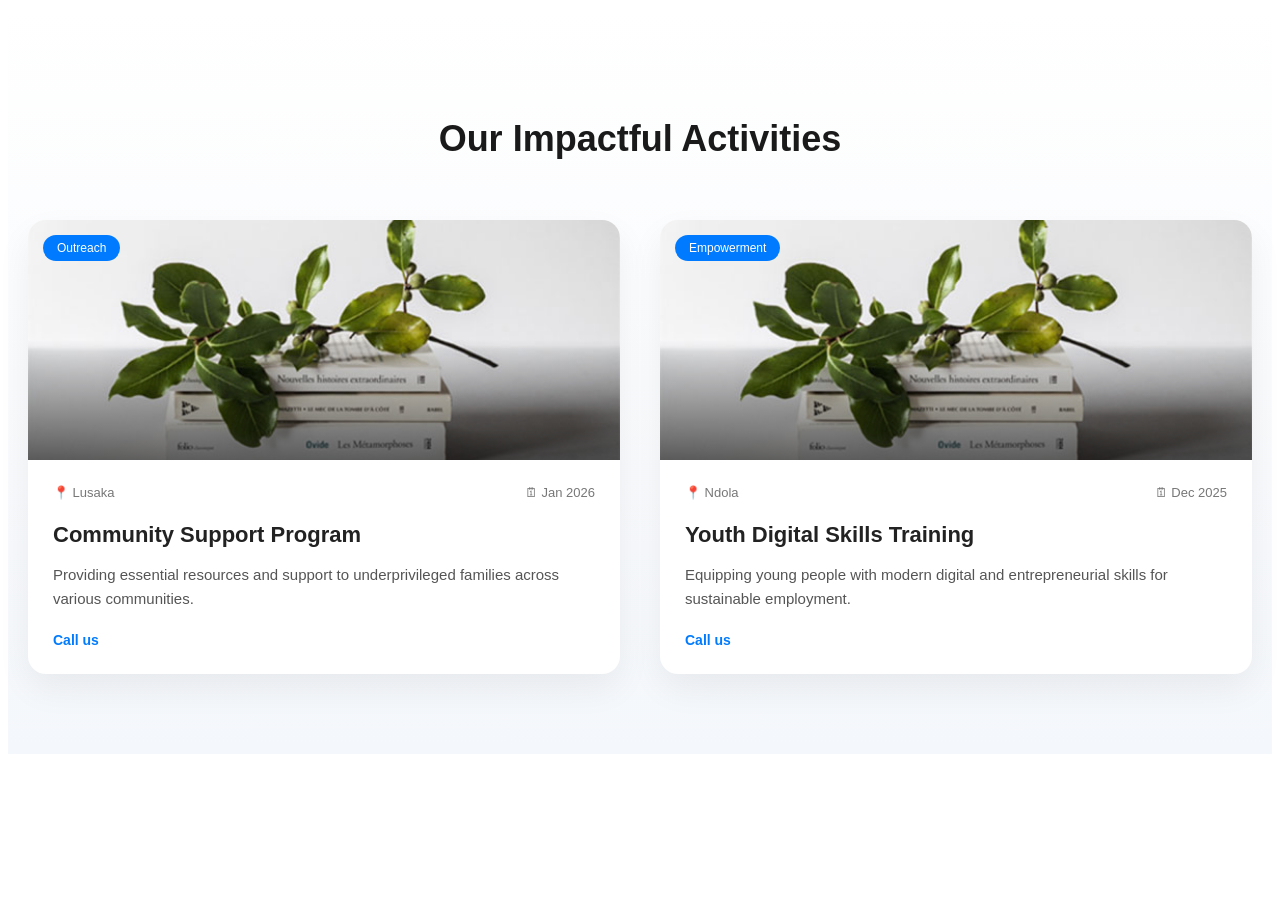
<file: tryyy.html>
<!DOCTYPE html>
<html lang="en">
<head>
  <meta charset="UTF-8">
  <meta name="viewport" content="width=device-width, initial-scale=1.0">
  <title>Document</title>
</head>

<style>
.ngo-section {
  padding: 80px 20px;
  background: linear-gradient(to bottom, #ffffff, #f4f7fb);
  font-family: 'Segoe UI', sans-serif;
}

.section-title {
  text-align: center;
  font-size: 36px;
  margin-bottom: 60px;
  font-weight: 600;
  color: #1a1a1a;
}

.ngo-grid {
  display: grid;
  grid-template-columns: repeat(auto-fit, minmax(320px, 1fr));
  gap: 40px;
}

.ngo-card {
  background: #ffffff;
  border-radius: 18px;
  overflow: hidden;
  box-shadow: 0 15px 35px rgba(0, 0, 0, 0.06);
  transition: all 0.35s ease;
}

.ngo-card:hover {
  transform: translateY(-10px);
  box-shadow: 0 20px 45px rgba(0, 0, 0, 0.1);
}

/* Image Section */
.card-image {
  position: relative;
  height: 240px;
  overflow: hidden;
}

.card-image img {
  width: 100%;
  height: 100%;
  object-fit: cover;
  transition: transform 0.6s ease;
}

.ngo-card:hover img {
  transform: scale(1.08);
}

/* Gradient Overlay */
.card-image::after {
  content: "";
  position: absolute;
  bottom: 0;
  left: 0;
  width: 100%;
  height: 50%;
  background: linear-gradient(to top, rgba(0,0,0,0.6), transparent);
}

/* Badge */
.badge {
  position: absolute;
  top: 15px;
  left: 15px;
  background: #007bff;
  color: #fff;
  padding: 6px 14px;
  font-size: 12px;
  border-radius: 50px;
  font-weight: 500;
}

/* Content */
.card-content {
  padding: 25px;
}

.card-meta {
  display: flex;
  justify-content: space-between;
  font-size: 13px;
  color: #777;
  margin-bottom: 15px;
}

.card-content h3 {
  font-size: 22px;
  margin-bottom: 12px;
  color: #222;
}

.card-content p {
  font-size: 15px;
  color: #555;
  margin-bottom: 20px;
  line-height: 1.6;
}

/* Button */
.read-more {
  text-decoration: none;
  font-weight: 600;
  font-size: 14px;
  color: #007bff;
  transition: color 0.3s ease;
}

.read-more:hover {
  color: #0056b3;
}
</style>

<body>
  

<section class="ngo-section">
  <div class="container">
    <h2 class="section-title">Our Impactful Activities</h2>

    <div class="ngo-grid">

      <!-- Card 1 -->
      <div class="ngo-card">
        <div class="card-image">
          <img src="./assets/images/about-image.jpg" alt="Community Outreach">
          <span class="badge">Outreach</span>
        </div>
        <div class="card-content">
          <div class="card-meta">
            <span>📍 Lusaka</span>
            <span>🗓 Jan 2026</span>
          </div>
          <h3>Community Support Program</h3>
          <p>
            Providing essential resources and support to underprivileged 
            families across various communities.
          </p>
          <a href="#" class="read-more">Call us</a>
        </div>
      </div>

      <!-- Card 2 -->
      <div class="ngo-card">
        <div class="card-image">
          <img src="./assets/images/about-image.jpg" alt="Youth Empowerment">
          <span class="badge">Empowerment</span>
        </div>
        <div class="card-content">
          <div class="card-meta">
            <span>📍 Ndola</span>
            <span>🗓 Dec 2025</span>
          </div>
          <h3>Youth Digital Skills Training</h3>
          <p>
            Equipping young people with modern digital and entrepreneurial 
            skills for sustainable employment.
          </p>
          <a href="#" class="read-more">Call us</a>
        </div>
      </div>

    </div>
  </div>
</section>



</body>
</html>
</file>
<file: assets/css/templatemo-finance-business.css>
/* 

TemplateMo - Finance Business

https://templatemo.com/tm-545-finance-business

*/

body {
  font-family: 'Poppins', sans-serif;
  overflow-x: hidden;
  text-rendering: optimizeLegibility;
  -webkit-font-smoothing: antialiased;
  -moz-osx-font-smoothing: grayscale;
}
p {
	margin-bottom: 0px;
	font-size: 14px;
	color: #666666;
	line-height: 30px;
}
a {
	text-decoration: none!important;
}
ul {
	padding: 0;
	margin: 0;
	list-style: none;
}

h1,h2,h3,h4,h5,h6 {
	margin: 0px;
}

a.filled-button {
	background-color: purple;
	color: #fff;
	font-size: 13px;
	text-transform: uppercase;
	font-weight: 700;
	padding: 12px 30px;
	border-radius: 30px;
	display: inline-block;
	transition: all 0.3s;
}

a.filled-button:hover {
	background-color: #fff;
	color: purple;
}

a.border-button {
	background-color: transparent;
	color: #fff;
	border: 2px solid #fff;
	font-size: 13px;
	text-transform: uppercase;
	font-weight: 700;
	padding: 10px 28px;
	border-radius: 30px;
	display: inline-block;
	transition: all 0.3s;
}

a.border-button:hover {
	background-color: #fff;
	color: purple;
}

.section-heading {
	text-align: center;
	margin-bottom: 80px;
}

.section-heading h2 {
	font-size: 36px;
	font-weight: 600;
	color: #1e1e1e;
}

.section-heading em {
	font-style: normal;
	color: purple;
}

.section-heading span {
	display: block;
	margin-top: 15px;
	text-transform:none;
	font-size: 15px;
	color: #666;
	letter-spacing: 1px;
}

/* #preloader {
  overflow: hidden;
  background: purple;
  left: 0;
  right: 0;
  top: 0;
  bottom: 0;
  position: fixed;
  z-index: 9999999;
  color: blue;
}

#preloader .jumper {
  left: 0;
  top: 0;
  right: 0;
  bottom: 0;
  display: block;
  position: absolute;
  margin: auto;
  width: 50px;
  height: 50px;
}

#preloader .jumper > div {
  background-color: #fff;
  width: 10px;
  height: 10px;
  border-radius: 100%;
  -webkit-animation-fill-mode: both;
  animation-fill-mode: both;
  position: absolute;
  opacity: 0;
  width: 50px;
  height: 50px;
  -webkit-animation: jumper 1s 0s linear infinite;
  animation: jumper 1s 0s linear infinite;
}

#preloader .jumper > div:nth-child(2) {
  -webkit-animation-delay: 0.33333s;
  animation-delay: 0.33333s;
}

#preloader .jumper > div:nth-child(3) {
  -webkit-animation-delay: 0.66666s;
  animation-delay: 0.66666s;
} */

@-webkit-keyframes jumper {
  0% {
    opacity: 0;
    -webkit-transform: scale(0);
    transform: scale(0);
  }
  5% {
    opacity: 1;
  }
  100% {
    -webkit-transform: scale(1);
    transform: scale(1);
    opacity: 0;
  }
}

@keyframes jumper {
  0% {
    opacity: 0;
    -webkit-transform: scale(0);
    transform: scale(0);
  }
  5% {
    opacity: 1;
  }
  100% {
    opacity: 0;
  }
}

/* Sub Header Style */

.sub-header {
	background-color:  purple;
	height: 46px;
	line-height: 46px;
}

.sub-header ul li {
	display: inline-block;
}

.sub-header ul.left-info li {
	border-left: 1px solid rgba(250,250,250,0.3);
	padding: 0px 20px;
}

.sub-header ul.left-info li:last-child {
	border-right: 1px solid rgba(250,250,250,0.3);
}

.sub-header ul.left-info li i {
	margin-right: 10px;
	font-size: 18px;
}

.sub-header ul.left-info li a {
	color: #fff;
	font-size: 14px;
	font-weight: 600;
}

.sub-header ul.right-icons {
	float: right;
}

.sub-header ul.right-icons li {
	margin-right: -4px;
	width: 46px;
	display: inline-block;
	text-align: center;
	border-right: 1px solid rgba(250,250,250,0.3);
}

.sub-header ul.right-icons li:first-child {
	border-left: 1px solid rgba(250,250,250,0.3);
}

.sub-header ul.right-icons li a {
	color: #fff;
	transition: all 0.3s;
}

.sub-header ul.right-icons li a:hover {
	opacity: 0.75;
}



/* Header Style */


header {
	position: absolute;
	z-index: 99999;
	width: 100%;
	background-color: transparent!important;
	height: 80px;
	-webkit-transition: all 0.3s ease-in-out 0s;
    -moz-transition: all 0.3s ease-in-out 0s;
    -o-transition: all 0.3s ease-in-out 0s;
    transition: all 0.3s ease-in-out 0s;
}
header .navbar {
	padding: 20px 0px;
}

.background-header .navbar {
	padding: 10px 0px;
}
.background-header {
	top: 0;
	position: fixed;
	background-color: #fff!important;
	box-shadow: 0px 1px 10px rgba(0,0,0,0.1);
}
.background-header .navbar-brand h2 {
	color: purple!important;
}
.background-header .navbar-nav a.nav-link {
	color: #1e1e1e!important;
}
.background-header .navbar-nav .nav-link:hover,
.background-header .navbar-nav .active>.nav-link,
.background-header .navbar-nav .nav-link.current,
.background-header .navbar-nav .nav-link.show,
.background-header .navbar-nav .show>.nav-link {
	color: purple!important;
}
.navbar .navbar-brand {
	float: 	left;
	margin-top: 12px;
	outline: none;
}
.navbar .navbar-brand h2 {
	color: #fff;
	text-transform: uppercase;
	font-size: 24px;
	font-weight: 700;
	-webkit-transition: all .3s ease 0s;
    -moz-transition: all .3s ease 0s;
    -o-transition: all .3s ease 0s;
    transition: all .3s ease 0s;
}
.navbar .navbar-brand h2 em {
	font-style: normal;
	font-size: 16px;
}
#navbarResponsive {
	z-index: 999;
}
.navbar-collapse {
	text-align: center;
}
.navbar .navbar-nav .nav-item {
	margin: 0px 15px;
}
.navbar .navbar-nav a.nav-link {
	text-transform: capitalize;
	font-size: 15px;
	font-weight: 300;
	letter-spacing: 0.5px;
	color: #fff;
	transition: all 0.5s;
	margin-top: 5px;
}


.navbar .navbar-nav .nav-link:hover,
.navbar .navbar-nav .active>.nav-link,
.navbar .navbar-nav .nav-link.current,
.navbar .navbar-nav .nav-link.show,
.navbar .navbar-nav .show>.nav-link {
	color: #fff;
	border-bottom: 3px solid purple;
}
.navbar .navbar-toggler-icon {
	background-image: none;
}
.navbar .navbar-toggler {
	border-color: #fff;
	background-color: #fff;	
	height: 36px;
	outline: none;
	border-radius: 0px;
	position: absolute;
	right: 10px;
	top: 20px;
}
.navbar .navbar-toggler-icon:after {
	content: '\f0c9';
	color: #020202;
	font-size: 18px;
	line-height: 26px;
	font-family: 'FontAwesome';
}



/* Banner Style */

.img-fill{
  width: 100%;
  display: block;
  overflow: hidden;
  position: relative;
  text-align: center
}

.img-fill img {
  min-height: 100%;
  min-width: 100%;
  position: relative;
  display: inline-block;
  max-width: none;
}

*,
*:before,
*:after {
  -webkit-box-sizing: border-box;
  box-sizing: border-box;
  -webkit-font-smoothing: antialiased;
  -moz-osx-font-smoothing: grayscale;
}

.Grid1k {
  padding: 0 15px;
  max-width: 1200px;
  margin: auto;
}

.blocks-box,
.slick-slider {
  margin: 0;
  padding: 0!important;
}

.slick-slide {
  float: left;
  padding: 0;
}

.Modern-Slider .item .img-fill {
	background-size: cover;
	background-position: center center;
	background-repeat: no-repeat;
	height:95vh;
}

.Modern-Slider .item-1 .img-fill {
	background-image: url(../images/web-cover1.png);
}

.Modern-Slider .item-2 .img-fill {
	background-image: url(../images/web\ cover.png);
}

.Modern-Slider .item-3 .img-fill {
	background-image: url(../images/web-cover2.png);
}

.Modern-Slider .NextArrow{
  position:absolute;
  top:50%;
  right:30px;
  border:0 none;
  background-color: transparent;
  text-align:center;
  font-size: 36px;
  font-family: 'FontAwesome';
  color:#FFF;
  z-index:5;
  outline: none;
  cursor: pointer;
}

.Modern-Slider .NextArrow:before{
  content:'\f105';
}

.Modern-Slider .PrevArrow {
  position:absolute;
  top:50%;
  left:30px;
  border:0 none;
  background-color: transparent;
  text-align:center;
  font-size: 36px;
  font-family: 'FontAwesome';
  color:#FFF;
  z-index:5;
  outline: none;
  cursor: pointer;
}

.Modern-Slider .PrevArrow:before{
  content:'\f104';
}

ul.slick-dots {
  display: none!important;
}

.Modern-Slider .text-content {
	text-align: left;
  	width: 75%;
  	position: absolute;
  	top: 50%;
  	left: 50%;
  	transform: translate(-50%, -50%);
}

.Modern-Slider .item h6 {
  margin-bottom: 15px;
  font-size: 20px;
  text-transform: uppercase;
  font-weight: 700;
  letter-spacing: 1px;
  color:#fff;
  animation:fadeOutRight 1s both;
}

.Modern-Slider .item h4 {
  margin-bottom: 30px;
  text-transform: uppercase;
  font-size: 44px;
  font-weight: 700;
  letter-spacing: 2.5px;
  color:#FFF;
  overflow:hidden;
  animation:fadeOutLeft 1s both;
}

.Modern-Slider .item p {
	max-width: 570px;
	color: #fff;
	font-size: 15px;
	font-weight: 400;
	line-height: 30px;
	margin-bottom: 40px;
}

.Modern-Slider .item a {
  margin: 0 5px;
}

.Modern-Slider .item.slick-active h6{
  animation:fadeInDown 1s both 1s;
}

.Modern-Slider .item.slick-active h4{
  animation:fadeInLeft 1s both 1.5s;
}

.Modern-Slider .item.slick-active{
  animation:Slick-FastSwipeIn 1s both;
}

.Modern-Slider .buttons {
  position: relative;
}

.Modern-Slider {background:#000;}


/* ==== Slick Slider Css Ruls === */
.slick-slider{position:relative;display:block;-webkit-user-select:none;-moz-user-select:none;-ms-user-select:none;user-select:none;-webkit-touch-callout:none;-khtml-user-select:none;-ms-touch-action:pan-y;touch-action:pan-y;-webkit-tap-highlight-color:transparent}
.slick-list{position:relative;display:block;overflow:hidden;margin:0;padding:0}
.slick-list:focus{outline:none}.slick-list.dragging{cursor:hand}
.slick-slider .slick-track,.slick-slider .slick-list{-webkit-transform:translate3d(0,0,0);-ms-transform:translate3d(0,0,0);transform:translate3d(0,0,0)}
.slick-track{position:relative;top:0;left:0;display:block}
.slick-track:before,.slick-track:after{display:table;content:''}.slick-track:after{clear:both}
.slick-loading .slick-track{visibility:hidden}
.slick-slide{display:none;float:left /* If RTL Make This Right */ ;height:100%;min-height:1px}
.slick-slide.dragging img{pointer-events:none}
.slick-initialized .slick-slide{display:block}
.slick-loading .slick-slide{visibility:hidden}
.slick-vertical .slick-slide{display:block;height:auto;border:1px solid transparent}




/* Request Form */

.request-form {
	background-color: purple;
	padding: 40px 0px;
	color: #fff;
}

.request-form h4 {
	font-size: 22px;
	font-weight: 600;
}

.request-form span {
	font-size: 15px;
	font-weight: 400;
	display: inline-block;
	margin-top: 10px;
}

.request-form a.border-button {
	margin-top: 12px;
	float: right;
}




/* Services */

.services {
	margin-top: 140px;
}

.service-item img {
	width: 100%;
	overflow: hidden;
}

.service-item .down-content {
	background-color: #f7f7f7;
	padding: 30px;
}

.service-item .down-content h4 {
	font-size: 20px;
	font-weight: 700;
	letter-spacing: 0.25px;
	margin-bottom: 15px;
}

.service-item .down-content p {
	margin-bottom: 20px;
}



/* Fun Facts */

.fun-facts {
	margin-top: 140px;
	background-image: url(../images/fun-facts-bg.jpg);
	background-position: center center;
	background-repeat: no-repeat;
	background-size: cover;
	background-attachment: fixed;
	padding: 140px 0px;
	color: #fff;
}

.fun-facts span {
	text-transform: uppercase;
	font-size: 15px;
	color: #fff;
	letter-spacing: 1px;
	margin-bottom: 10px;
	display: block;
}

.fun-facts h2 {
	font-size: 36px;
	font-weight: 600;
	margin-bottom: 35px;
}

.fun-facts em {
	font-style: normal;
	color: purple;
}

.fun-facts p {
	color: #fff;
	margin-bottom: 40px;
}

.fun-facts .left-content {
	margin-right: 45px;
}

.count-area-content {
	text-align: center;
	background-color: rgba(250,250,250,0.1);
	padding: 25px 30px 35px 30px;
	margin: 15px 0px;
}

.count-digit {
    margin: 5px 0px;
    color: purple;
    font-weight: 700;
    font-size: 36px;
}
.count-title {
    font-size: 20px;
    font-weight: 600;
    color: #fff;
    letter-spacing: 0.5px;
}



/* More Info */

.more-info {
	margin-top: 140px;
}

.more-info .left-image img {
	width: 100%;
	overflow: hidden;
}

.more-info .more-info-content {
	background-color: #f7f7f7;
}

.about-info .more-info-content {
	background-color: transparent;
}

.about-info .right-content {
	padding: 0px!important;
	margin-right: 30px;
}

.more-info .right-content {
	padding: 45px 45px 45px 30px;
}

.more-info .right-content span {
	text-transform: uppercase;
	font-size: 15px;
	color: #666;
	letter-spacing: 1px;
	margin-bottom: 10px;
	display: block;
}

.more-info .right-content h2 {
	font-size: 36px;
	font-weight: 600;
	margin-bottom: 35px;
}

.more-info .right-content em {
	font-style: normal;
	color: purple;
}

.more-info .right-content p {
	margin-bottom: 30px;
}


/* Testimonials Style */

.about-testimonials {
	margin-top: 0px!important;
}

.testimonials {
	margin-top: 140px;
	background-color: #f7f7f7;
	padding: 140px 0px;
}
.testimonial-item .inner-content {
	text-align: center;
	background-color: #fff;	
	padding: 30px;
	border-radius: 5px;
}
.testimonial-item p {
	font-size: 14px;
	font-weight: 400;
}
.testimonial-item h4 {
	font-size: 19px;
	font-weight: 700;
	color: #1e1e1e;
	letter-spacing: 0.5px;
	margin-bottom: 0px;
}
.testimonial-item span {
	display: inline-block;
	margin-top: 8px;
	font-weight: 600;
	font-size: 14px;
	color: purple;
}
.testimonial-item img {
	max-width: 60px;
	border-radius: 50%;
	margin: 25px auto 0px auto;
}




/* Call Back Style */

.callback-services {
	border-top: 1px solid #eee;
	padding-top: 140px;
}

.contact-us {
	background-color: #f7f7f7;
	padding: 140px 0px;
}

.contact-us .contact-form {
	background-color: transparent!important;
	padding: 0!important;
}

.callback-form {
	margin-top: 140px;
}

.callback-form .contact-form {
	background-color: purple;
	padding: 60px;
	border-radius: 5px;
	text-align: center;
}

.callback-form .contact-form input {
	border-radius: 20px;
	height: 40px;
	line-height: 40px;
	display: inline-block;
	padding: 0px 15px;
	color: #6a6a6a;
	font-size: 13px;
	text-transform: none;
	box-shadow: none;
	border: none;
	margin-bottom: 35px;
}

.callback-form .contact-form input:focus {
	outline: none;
	box-shadow: none;
	border: none;
}

.callback-form .contact-form textarea {
	border-radius: 20px;
	height: 120px;
	max-height: 200px;
	min-height: 120px;
	display: inline-block;
	padding: 15px;
	color: #6a6a6a;
	font-size: 13px;
	text-transform: none;
	box-shadow: none;
	border: none;
	margin-bottom: 35px;
}

.callback-form .contact-form textarea:focus {
	outline: none;
	box-shadow: none;
	border: none;
}

.callback-form .contact-form ::-webkit-input-placeholder { /* Edge */
  color: #aaa;
}
.callback-form .contact-form :-ms-input-placeholder { /* Internet Explorer 10-11 */
  color: #aaa;
}
.callback-form .contact-form ::placeholder {
  color: #aaa;
}

.callback-form .contact-form button.border-button {
	background-color: transparent;
	color: #fff;
	border: 2px solid #fff;
	font-size: 13px;
	text-transform: uppercase;
	font-weight: 700;
	padding: 10px 28px;
	border-radius: 30px;
	display: inline-block;
	transition: all 0.3s;
	outline: none;
	box-shadow: none;
	text-shadow: none;
	cursor: pointer;
}

.callback-form .contact-form button.border-button:hover {
	background-color: #fff;
	color: purple;
}

.contact-us .contact-form button.filled-button {
	background-color: #a4c639;
	color: #fff;
	border: none;
	font-size: 13px;
	text-transform: uppercase;
	font-weight: 700;
	padding: 12px 30px;
	border-radius: 30px;
	display: inline-block;
	transition: all 0.3s;
	outline: none;
	box-shadow: none;
	text-shadow: none;
	cursor: pointer;
}

.contact-us .contact-form button.filled-button:hover {
	background-color: #fff;
	color: purple;
}



/* Partners Style */

.contact-partners {
	margin-top: -8px!important;
}

.partners {
	margin-top: 140px;
	background-color: #f7f7f7;
	padding: 60px 0px;
}

.partners .owl-item {
	text-align: center;
	cursor: pointer;
}

.partners .partner-item img {
	max-width: 156px;
	margin: auto;
}



/* Footer Style */

footer {
	background-color: #0096c4;
	padding: 80px 0px;
	color: #fff;
}

footer h4 {
	color: #fff;
	font-size: 20px;
	font-weight: 600;
	letter-spacing: 0.25px;
	margin-bottom: 35px;
}
footer p {
	color: #fff;
}

footer ul.social-icons {
	margin-top: 25px;
}

footer ul.social-icons li {
	display: inline-block;
	margin-right: 5px;
}

footer ul.social-icons li:last-child {
	margin-right: 0px;
}

footer ul.social-icons li a {
	width: 34px;
	height: 34px;
	display: inline-block;
	line-height: 34px;
	text-align: center;
	background-color: #fff;
	color: #232323;
	border-radius: 50%;
	transition: all 0.3s;
}

footer ul.social-icons li a:hover {
	background-color: #a4c639;
}

footer ul.menu-list li {
	margin-bottom: 13px;
}

footer ul.menu-list li:last-child {
	margin-bottom: 0px;
}

footer ul.menu-list li a {
	font-size: 14px;
	color: #fff;
	transition: all 0.3s;
}

footer ul.menu-list li a:hover {
	color: purple;
}

footer .contact-form input {
	border-radius: 20px;
	height: 40px;
	line-height: 40px;
	display: inline-block;
	padding: 0px 15px;
	color: #aaa!important;
	background-color: #f1ecec;
	font-size: 13px;
	text-transform: none;
	box-shadow: none;
	border: none;
	margin-bottom: 15px;
}

footer .contact-form input:focus {
	outline: none;
	box-shadow: none;
	border: none;
	background-color: #fbf8f8;
}

footer .contact-form textarea {
	border-radius: 20px;
	height: 120px;
	max-height: 200px;
	min-height: 120px;
	display: inline-block;
	padding: 15px;
	color: #aaa!important;
	background-color: #ffffff;
	font-size: 13px;
	text-transform: none;
	box-shadow: none;
	border: none;
	margin-bottom: 15px;
}

footer .contact-form textarea:focus {
	outline: none;
	box-shadow: none;
	border: none;
	background-color: #fffdfd;
}

footer .contact-form ::-webkit-input-placeholder { /* Edge */
  color: #aaa;
}
footer .contact-form :-ms-input-placeholder { /* Internet Explorer 10-11 */
  color: #aaa;
}
footer .contact-form ::placeholder {
  color: #aaa;
}

footer .contact-form button.filled-button {
	background-color: transparent;
	color: #fff;
	background-color: purple;
	border: none;
	font-size: 13px;
	text-transform: uppercase;
	font-weight: 700;
	padding: 12px 30px;
	border-radius: 30px;
	display: inline-block;
	transition: all 0.3s;
	outline: none;
	box-shadow: none;
	text-shadow: none;
	cursor: pointer;
}

footer .contact-form button.filled-button:hover {
	background-color: #fff;
	color: purple;
}



/* Sub-footer Style */

.sub-footer {
	background-color: purple;
	text-align: center;
	padding: 25px 0px;
}

.sub-footer p {
	color: #fff;
	font-weight: 300;
	letter-spacing: 0.5px;
}

.sub-footer a {
	color: #fff;
}


.page-heading {
	text-align: center;
	background-image: url(../images/page-heading-bg.jpg);
	background-position: center center;
	background-repeat: no-repeat;
	background-size: cover;
	padding: 230px 0px 150px 0px;
	color: #fff;
}

.page-heading h1 {
	text-transform: capitalize;
	font-size: 36px;
	font-weight: 700;
	letter-spacing: 2px;
	margin-bottom: 18px;
}

.page-heading span {
	font-size: 15px;
	text-transform: uppercase;
	letter-spacing: 1px;
	color: #fff;
	display: block;
}


/* team */

.team {
	background-color: #f7f7f7;
	margin-top: 80px;
	margin-bottom: -140px;
	padding: 120px 0px;
}

.team-item img {
	width: 100%;
	overflow: hidden;
}

.team-item .down-content {
	background-color: #fff;
	padding: 30px;
}

.team-item .down-content h4 {
	font-size: 20px;
	font-weight: 700;
	letter-spacing: 0.25px;
	margin-bottom: 10px;
}

.team-item .down-content span {
	color: purple;
	font-weight: 600;
	font-size: 14px;
	display: block;
	margin-bottom: 15px;
}

.team-item .down-content p {
	margin-bottom: 20px;
}


/* Single Service */

.single-services {
	margin-top: 140px;
}

#tabs ul {
  margin: 0;
  padding: 0;
}
#tabs ul li {
  margin-bottom: 10px;
  display: inline-block;
  width: 100%;
}
#tabs ul li:last-child {
  margin-bottom: 0px;
}
#tabs ul li a {
	text-transform: capitalize;
	width: 100%;
	padding: 30px 30px;
	display: inline-block;
	background-color: purple;
  	font-size: 20px;
  	color: #121212;
  	letter-spacing: 0.5px;
  	font-weight: 700;
  	transition: all 0.3s;
}
#tabs ul li a i {
	float: right;
	margin-top: 5px;
}
#tabs ul .ui-tabs-active span {
  background: #faf5b2;
  border: #faf5b2;
  line-height: 90px;
  border-bottom: none;
}
#tabs ul .ui-tabs-active a {
  color: #fff;
}
#tabs ul .ui-tabs-active span {
  color: #1e1e1e;
}
.tabs-content {
	margin-left: 30px;
  text-align: left;
  display: inline-block;
  transition: all 0.3s;
}
.tabs-content img {
	max-width: 100%;
	overflow: hidden;
}
.tabs-content h4 {
	font-size: 20px;
	font-weight: 700;
	letter-spacing: 0.25px;
	margin-bottom: 15px;
	margin-top: 30px;
}
.tabs-content p {
  font-size: 14px;
  color: #7a7a7a;
  margin-bottom: 0px;
}



/* Contact Information */

.contact-information {
	margin-top: 140px;
}

.contact-information .contact-item {
	padding: 60px 30px;
	background-color: #f7f7f7;
	text-align: center;
}

.contact-information .contact-item i {
	color: purple;
	font-size: 48px;
	margin-bottom: 40px;
}

.contact-information .contact-item h4 {
	font-size: 20px;
	font-weight: 700;
	letter-spacing: 0.25px;
	margin-bottom: 15px;
}

.contact-information .contact-item p {
	margin-bottom: 20px;
}

.contact-information .contact-item a {
	font-weight: 600;
	color: purple;
	font-size: 15px;
}



/* posts */


.featured-activity {
  /* padding: 10px 20px; */
  background: linear-gradient(to bottom, #f6f9fc, #ffffff);
  font-family: 'Segoe UI', sans-serif;
}

.featured-card {
  max-width: 1100px;
  margin: auto;
  background: #ffffff;
  border-radius: 22px;
  overflow: hidden;
  box-shadow: 0 25px 60px rgba(0,0,0,0.08);
  display: grid;
  grid-template-columns: 1fr 1.2fr;
}

.featured-image {
  position: relative;
  height: 100%;
}

.featured-image img {
  width: 100%;
  height: 100%;
  object-fit: cover;
}

.overlay {
  position: absolute;
  inset: 0;
  background: linear-gradient(to top, rgba(0,0,0,0.6), rgba(0,0,0,0.1));
}

.featured-badge {
  position: absolute;
  top: 20px;
  left: 20px;
  background: #e91e63;
  color: #fff;
  padding: 8px 18px;
  border-radius: 50px;
  font-size: 13px;
  font-weight: 600;
}

.featured-content {
  padding: 50px 45px;
}

.featured-content h2 {
  font-size: 30px;
  margin-bottom: 10px;
  color: #1a1a1a;
}

.subtitle {
  font-size: 17px;
  font-weight: 500;
  color: #666;
  margin-bottom: 25px;
}

.featured-content p {
  font-size: 15px;
  color: #444;
  line-height: 1.7;
  margin-bottom: 18px;
}

.impact-points {
  margin: 25px 0;
  padding: 20px;
  background: #f9f9f9;
  border-radius: 14px;
  display: grid;
  gap: 10px;
  font-size: 14px;
  color: #333;
}

.btn-primary {
  display: inline-block;
  margin-top: 20px;
  padding: 12px 26px;
  background: #e91e63;
  color: #fff;
  text-decoration: none;
  border-radius: 50px;
  font-size: 14px;
  font-weight: 600;
  transition: all 0.3s ease;
}

.btn-primary:hover {
  background: #c2185b;
  transform: translateY(-2px);
}

/* Responsive */
@media (max-width: 900px) {
  .featured-card {
    grid-template-columns: 1fr;
  }
}
/* posts */




/* activity posts */

.container {
  max-width: 1400px;   /* Controls how wide your content can go */
  margin: 0 auto;      /* Centers everything */
  padding: 0 20px;
}


.ngo-section {
  padding: 80px 20px;
  background: linear-gradient(to bottom, #ffffff, #f4f7fb);
  font-family: 'Segoe UI', sans-serif;
}

.section-title {
  text-align: center;
  font-size: 36px;
  margin-bottom: 60px;
  font-weight: 600;
  color: #1a1a1a;
}

.ngo-grid {
  display: grid;
  grid-template-columns: repeat(auto-fit, minmax(350px, 1fr));
  gap: 40px;
  justify-content: center; /* helps center smaller rows */
}

.ngo-card {
  background: #ffffff;
  border-radius: 18px;
  overflow: hidden;
  box-shadow: 0 15px 35px rgba(0, 0, 0, 0.06);
  transition: all 0.35s ease;
  width: 100%;
  max-width: 580px;   /* makes each card look fuller */
  margin: 0 auto;     /* centers each card */
}

.ngo-card:hover {
  transform: translateY(-10px);
  box-shadow: 0 20px 45px rgba(0, 0, 0, 0.1);
}

/* Image Section */
.card-image {
  position: relative;
  height: 240px;
  overflow: hidden;
}

.card-image img {
  width: 100%;
  height: 100%;
  object-fit: cover;
  transition: transform 0.6s ease;
}

.ngo-card:hover img {
  transform: scale(1.08);
}

/* Gradient Overlay */
.card-image::after {
  content: "";
  position: absolute;
  bottom: 0;
  left: 0;
  width: 100%;
  height: 50%;
  background: linear-gradient(to top, rgba(0,0,0,0.6), transparent);
}

/* Badge */
.badge {
  position: absolute;
  top: 15px;
  left: 15px;
  background: #007bff;
  color: #fff;
  padding: 6px 14px;
  font-size: 12px;
  border-radius: 50px;
  font-weight: 500;
}

/* Content */
.card-content {
  padding: 25px;
}

.card-meta {
  display: flex;
  justify-content: space-between;
  font-size: 13px;
  color: #777;
  margin-bottom: 15px;
}

.card-content h3 {
  font-size: 22px;
  margin-bottom: 12px;
  color: #222;
}

.card-content p {
  font-size: 15px;
  color: #555;
  margin-bottom: 20px;
  line-height: 1.6;
}

/* Button */
.read-more {
  text-decoration: none;
  font-weight: 600;
  font-size: 14px;
  color: #007bff;
  transition: color 0.3s ease;
}

.read-more:hover {
  color: #0056b3;
}


.card-subtitle {
  font-size: 15px;
  color: #555;
  font-weight: 500;
  margin-bottom: 18px;
  line-height: 1.5;
}

/* Health badge */
.health-badge {
  background: #e91e63;
}

/* Structured content boxes */
.impact-box {
  background: #f8fafc;
  padding: 18px;
  border-radius: 12px;
  margin: 20px 0;
}

.impact-box.light {
  background: #eef3f9;
}

.impact-box strong {
  display: block;
  margin-bottom: 10px;
  font-size: 14px;
}

.impact-box ul {
  padding-left: 18px;
  margin: 0;
}

.impact-box ul li {
  font-size: 14px;
  margin-bottom: 8px;
  color: #444;
}


/* Tablet */
@media (max-width: 1100px) {
  .ngo-grid {
    grid-template-columns: repeat(2, 1fr);
  }
}

/* Mobile */
@media (max-width: 768px) {
  .ngo-grid {
    grid-template-columns: 1fr;
  }
}

/* end of activity posts */






/* Responsive Style */
@media (max-width: 768px) {
	.sub-header {
		display: none;
	}
	.Modern-Slider .item h6 {
	  margin-bottom: 15px;
	  font-size: 18px;
	}
	.Modern-Slider .item h4 {
	  margin-bottom: 25px;
	  font-size: 28px;
	  line-height: 36px;
	  letter-spacing: 1px;
	}
	.Modern-Slider .item p {
		max-width: 570px;
		line-height: 25px;
		margin-bottom: 30px;
	}
	.Modern-Slider .NextArrow{
	  right:5px;
	}
	.Modern-Slider .PrevArrow {
	  left:5px;
	}
	.request-form {
		text-align: center;
	}
	.request-form a.border-button {
		float: none;
		margin-top: 30px;
	}
	.services .service-item {
		margin-bottom: 30px;
	}
	.fun-facts .left-content {
		margin-right: 0px;
		margin-bottom: 30px;
	}
	.more-info .right-content  {
		padding: 30px;
	}
	footer {
		padding: 80px 0px 20px 0px;
	}
	footer .footer-item {
		border-bottom: 1px solid #343434;
		margin-bottom: 30px;
		padding-bottom: 30px;
	}
	footer .last-item {
		border-bottom: none;
	}
	.about-info .right-content {
		margin-right: 0px;
		margin-bottom: 30px;
	}
	.team .team-item {
		margin-bottom: 30px;
	}
	.tabs-content {
		margin-left: 0px;
		margin-top: 30px;
	}
	.contact-item {
		margin-bottom: 30px;
	}
}

@media (max-width: 992px) {
	.navbar .navbar-brand {
		position: absolute;
		left: 30px;
		top: 10px;
	}
	.navbar .navbar-brand {
		width: auto;
	}
	.navbar:after {
		display: none;
	}
	#navbarResponsive {
	    z-index: 99999;
	    position: absolute;
	    top: 80px;
	    left: 0;
	    width: 100%;
	    text-align: center;
	    background-color: #fff;
	    box-shadow: 0px 10px 10px rgba(0,0,0,0.1);
	}
	.navbar .navbar-nav .nav-item {
		border-bottom: 1px solid #eee;
	}
	.navbar .navbar-nav .nav-item:last-child {
		border-bottom: none;
	}
	.navbar .navbar-nav a.nav-link {
		padding: 15px 0px;
		color: #1e1e1e!important;
	}
	.navbar .navbar-nav .nav-link:hover,
	.navbar .navbar-nav .active>.nav-link,
	.navbar .navbar-nav .nav-link.current,
	.navbar .navbar-nav .nav-link.show,
	.navbar .navbar-nav .show>.nav-link {
		color: #a4c639!important;
		border-bottom: none!important;
	}
}
</file>
